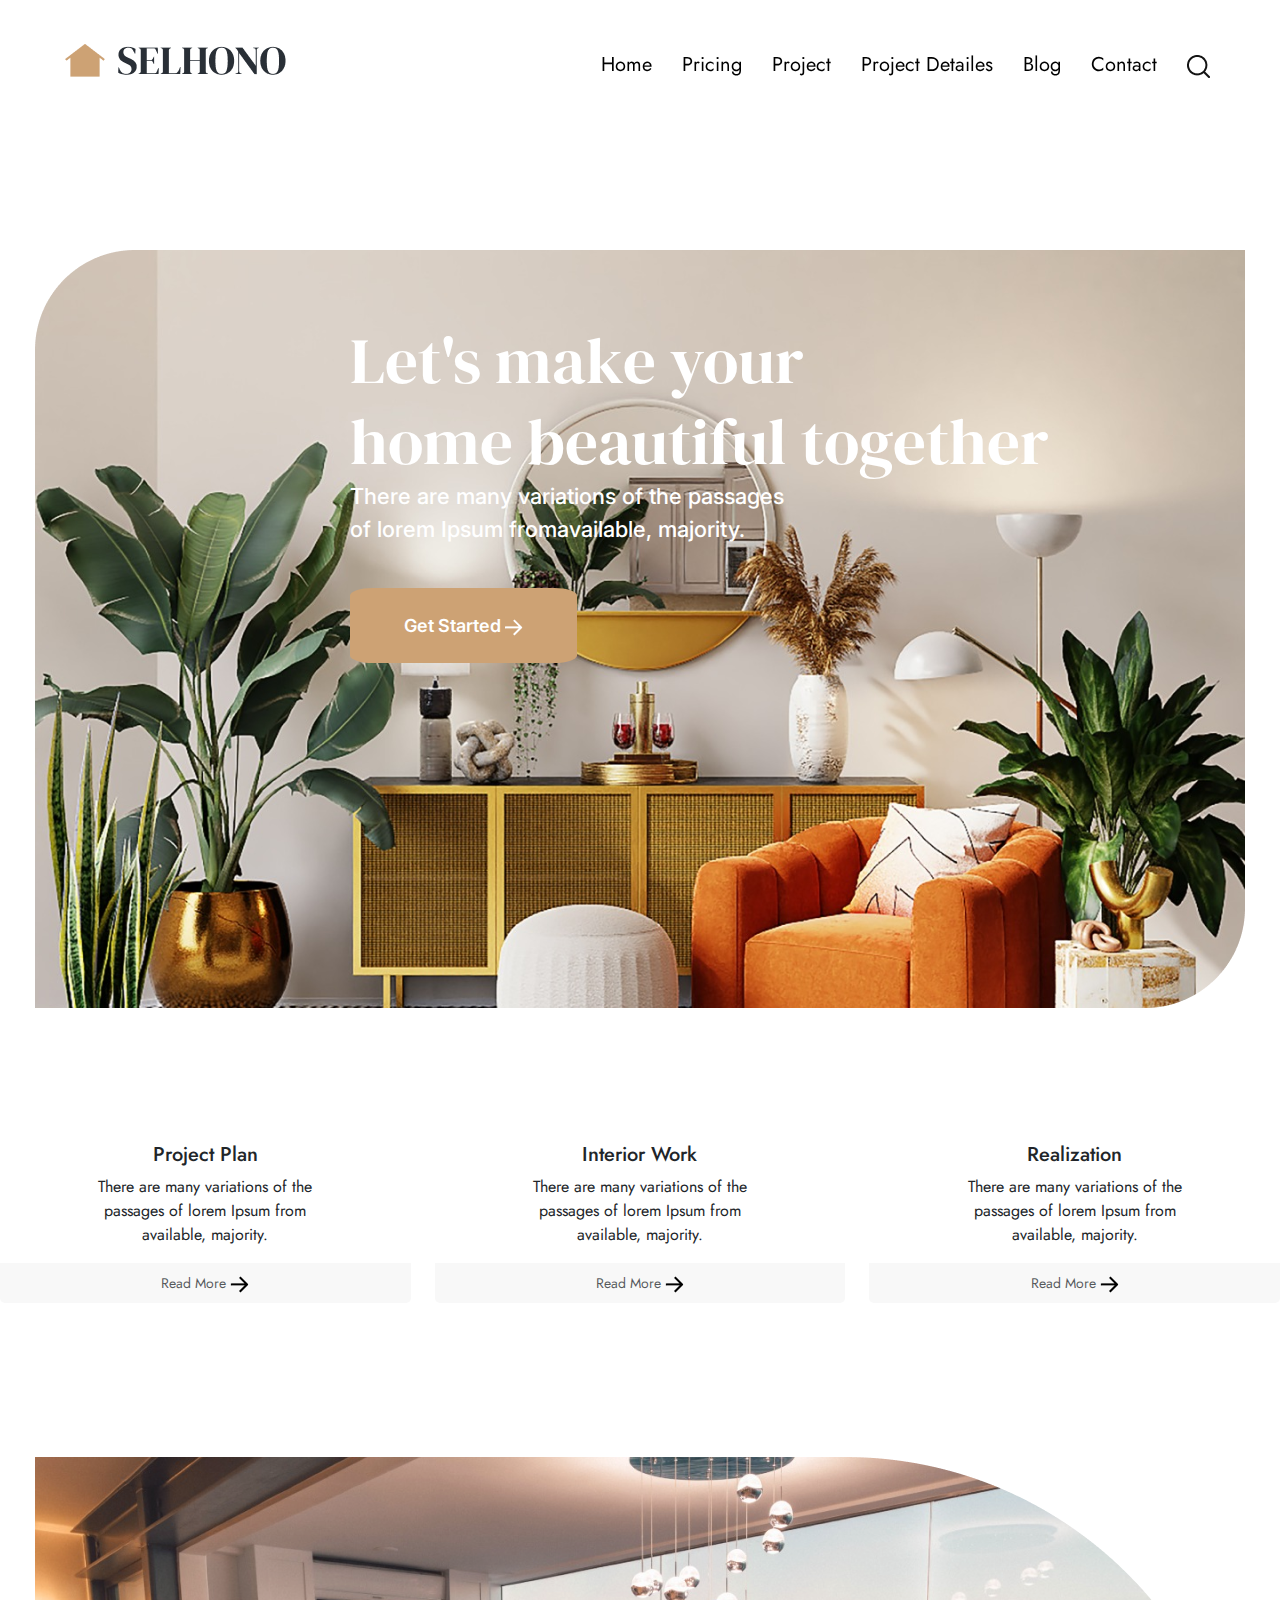
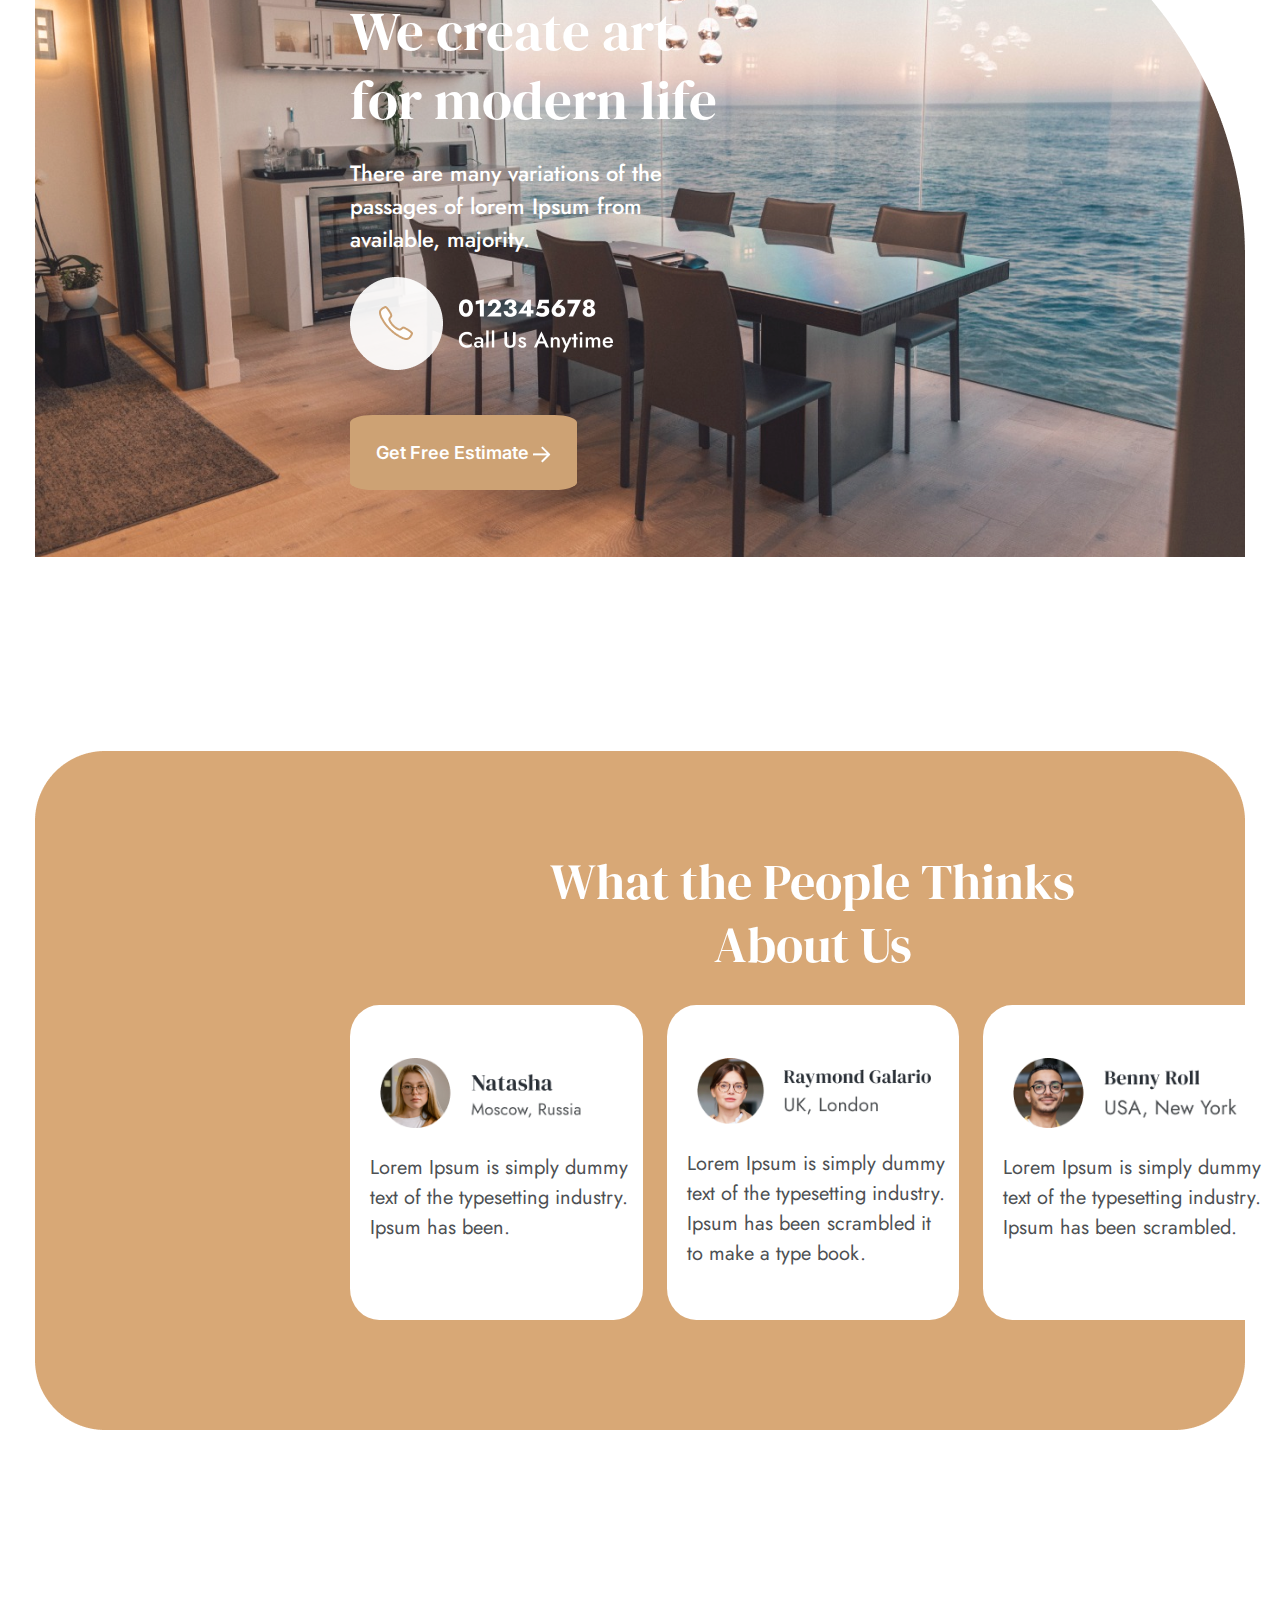
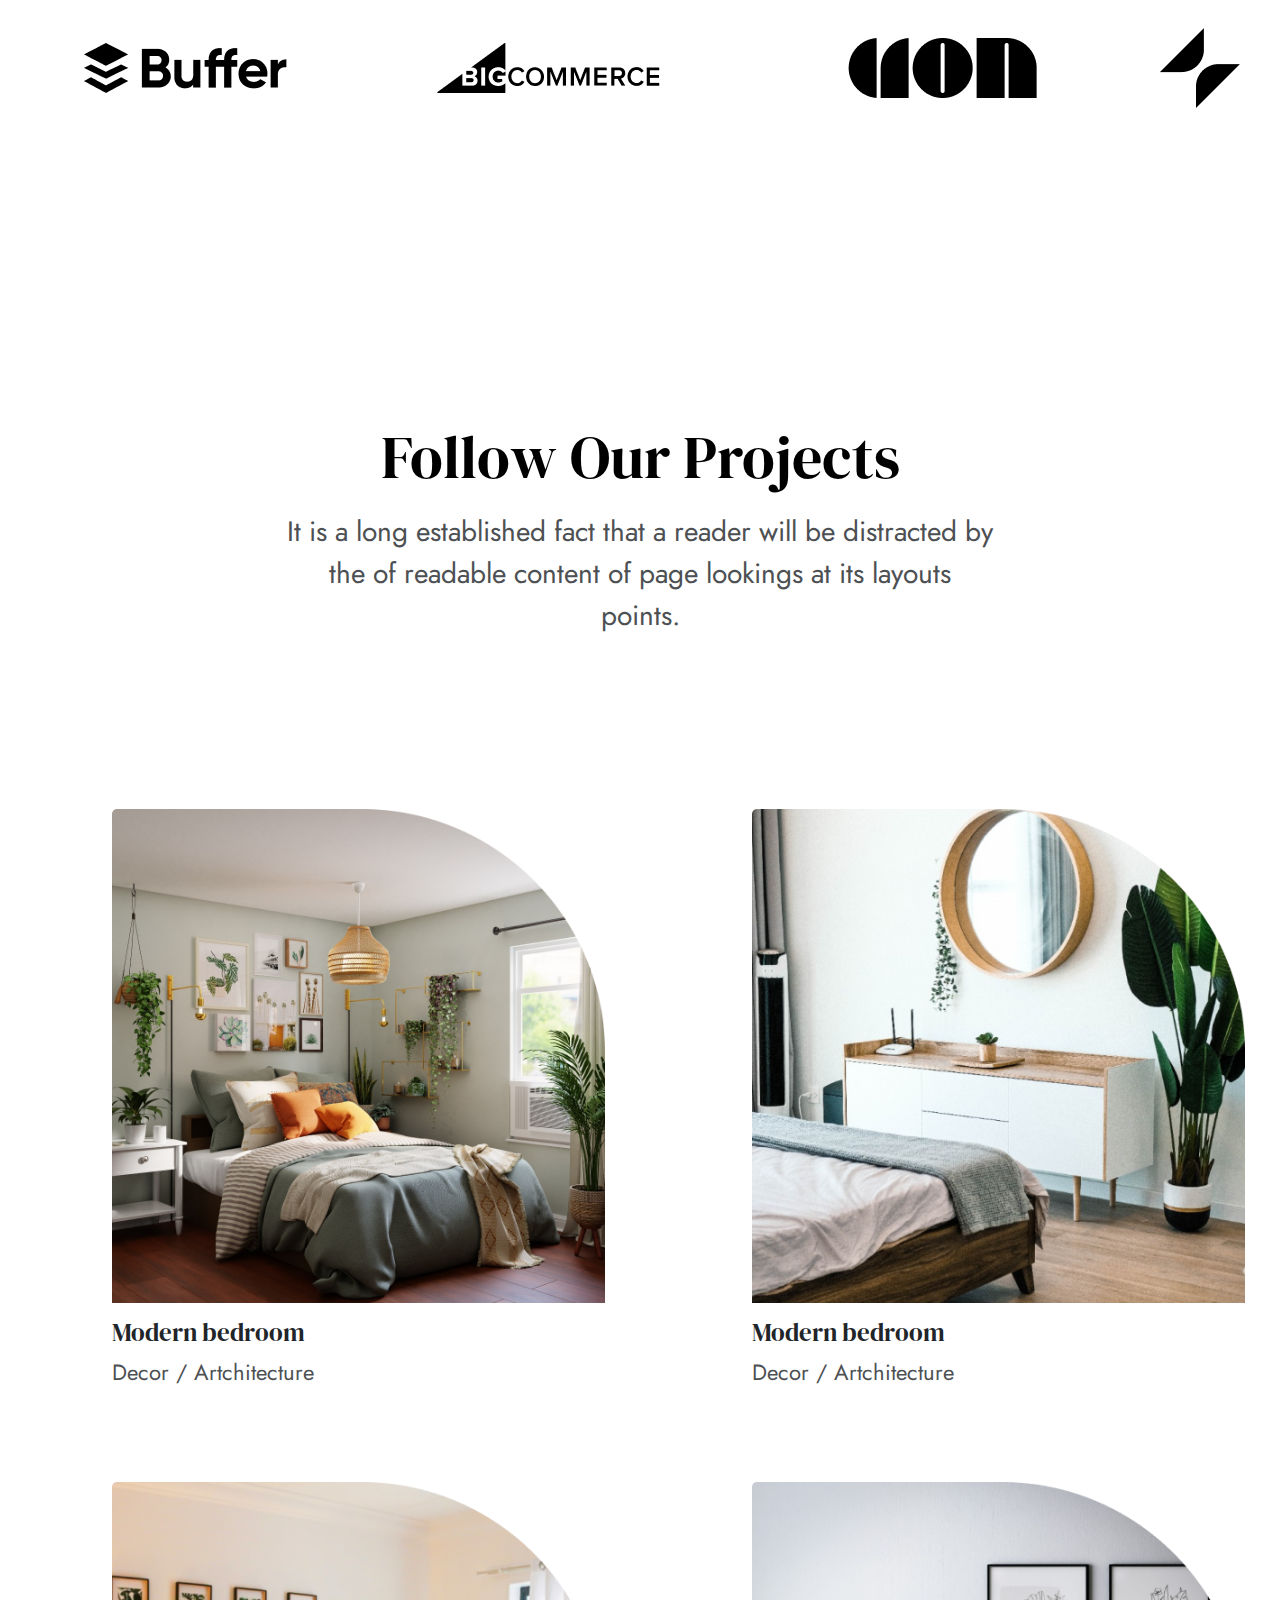
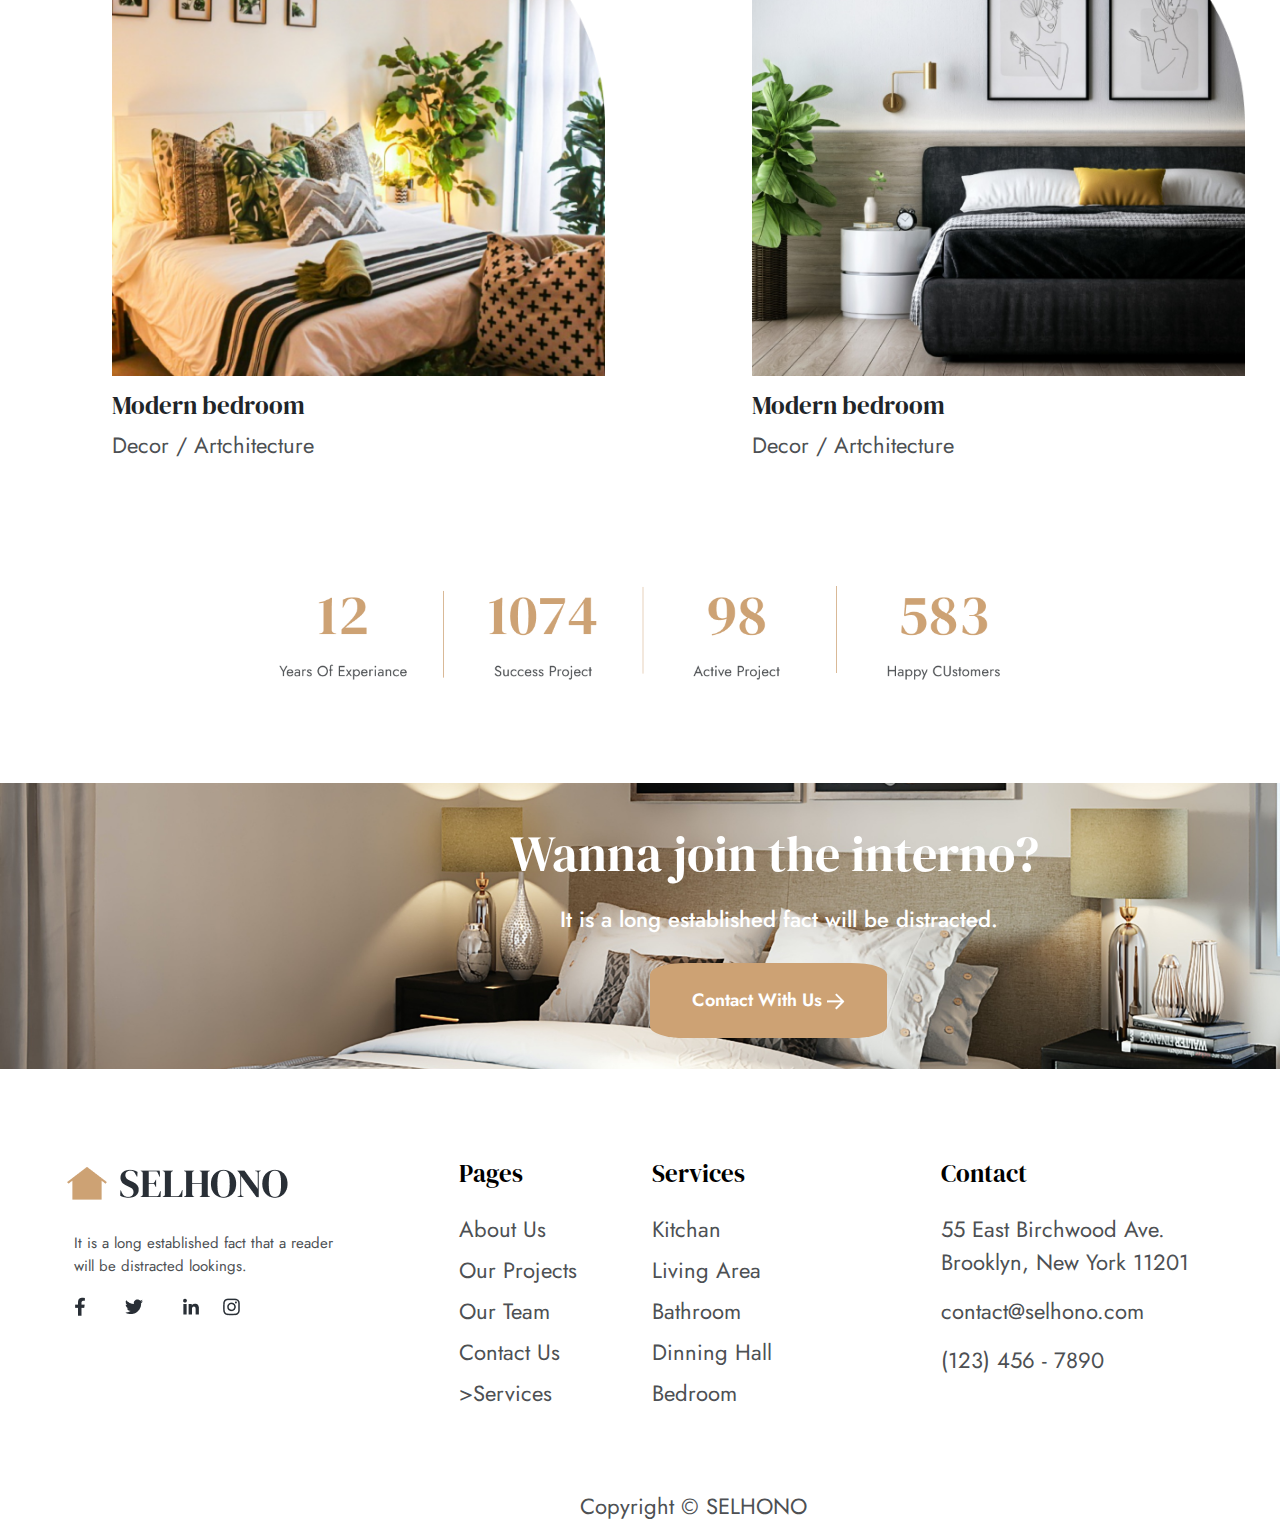
<file: index.html>
<!DOCTYPE html>
<html lang="en">
<head>
    <meta charset="UTF-8">
    <meta name="viewport" content="width=device-width, initial-scale=1.0">
    <title>Site 3</title>
    <link rel="stylesheet" href="https://cdn.jsdelivr.net/npm/bootstrap@5.3.3/dist/css/bootstrap.min.css">
    <link rel="stylesheet" href="assets/css/main.css">
    <link rel="shortcut icon" href="assets/img/free-icon-door-handle-1002303.png" type="image/x-icon">
    <link href="https://fonts.googleapis.com/css2?family=Jost:ital,wght@0,100..900;1,100..900&display=swap" rel="stylesheet">
    <link href="https://fonts.googleapis.com/css2?family=DM+Serif+Display:ital@0;1&family=Jost:ital,wght@0,100..900;1,100..900&display=swap" rel="stylesheet">
    <link href="https://fonts.googleapis.com/css2?family=DM+Serif+Display:ital@0;1&family=Inter:ital,opsz,wght@0,14..32,100..900;1,14..32,100..900&family=Jost:ital,wght@0,100..900;1,100..900&display=swap" rel="stylesheet">
</head>
<body>

    <div class="wrapper">
        <header class="header">
            <div class="container">
                <div class="header__body">

                    <a href="#" class="header__logo">
                        <img src="assets/img/SELHONO.png" alt="">
                    </a>

                    <div class="header__burger">
                        <span></span>
                    </div>

                    <nav class="header__menu">
                        <ul class="header__list">
                            <li class="header_element">
                                <a href="index.html" class="header__link">Home</a>
                            </li>
                            <li>
                                <a href="pricing.html" class="header__link">Pricing</a>
                            </li>
                            <li>
                                <a href="project-main.html" class="header__link">Project</a>
                            </li>
                            <li>
                                <a href="project.html" class="header__link">Project Detailes</a>
                            </li>
                            <li>
                                <a href="blog.html" class="header__link">Blog</a>
                            </li>
                            <li>
                                <a href="contact.html" class="header__link">Contact</a>
                            </li>
                            <li>
                                <a href="#" class="header__link"><img src="assets/img/Vector.png" alt=""></a>
                            </li>
                        </ul>
                    </nav>

                </div>
            </div>

        </header>
    
    
        <main class="main">

            <div class="main-page">
                <p class="main-title">Let's make your <br> home beautiful together</p>
                <p class="bottom-title">There are many variations of the passages <br> of lorem Ipsum fromavailable, majority.</p>
                <div class="menu-button">
                    <button class="button" type="butn">Get Started <img src="assets/img/Strelka.png" alt=""></button>
                </div>
                <img src="assets/img/image-main-page.png" alt="" class="main-img img-fluid">
            </div>
            

            <div class="row row-cols-1 row-cols-md-3 g-4">

                <div class="col">
                  <div class="card h-100">
                    <div class="card-body">
                      <h5 class="card-title">Project Plan</h5>
                      <p class="card-text">There are many variations of the <br> passages of lorem Ipsum from <br> available, majority.</p>
                    </div>
                    <div class="card-footer">
                      <small class="text-muted">Read More <img src="assets/img/strelka-black.png" alt=""></small>
                    </div>
                  </div>
                </div>

                <div class="col">
                  <div class="card h-100">
                    <div class="card-body">
                      <h5 class="card-title">Interior Work</h5>
                      <p class="card-text">There are many variations of the <br> passages of lorem Ipsum from <br> available, majority.</p>
                    </div>
                    <div class="card-footer">
                      <small class="text-muted">Read More <img src="assets/img/strelka-black.png" alt=""></small>
                    </div>
                  </div>
                </div>

                <div class="col">
                  <div class="card h-100">
                    <div class="card-body">
                      <h5 class="card-title">Realization</h5>
                      <p class="card-text">There are many variations of the <br> passages of lorem Ipsum from <br> available, majority.</p>
                    </div>
                    <div class="card-footer">
                      <small class="text-muted">Read More <img src="assets/img/strelka-black.png" alt=""></small>
                    </div>
                  </div>
                </div>

            </div>

            <div class="window">

                <p class="window-title">We create art <br> for modern life</p>
                <p class="bottom-window-title">There are many variations of the <br> passages of lorem Ipsum from <br> available, majority.</p>
                <img src="assets/img/Call.png" alt="" class="window-call">
                <div class="window-button">
                    <button class="button" type="butn">Get Free Estimate <img src="assets/img/Strelka.png" alt=""></button>
                </div>
                <img src="assets/img/Frame 2.png" alt="" class="frame-window img-fluid">

            </div>

            <div class="feedback">
                <p class="feedback-title">What the People Thinks <br> About Us</p>

                <div class="row row-cols-1 row-cols-md-3 g-4 feedback-cards">

                    <div class="card-russia col">
                      <div class="card h-100">
                        <img src="assets/img/Person.png" class="card-img-top" alt="...">
                        <div class="feedback-card-body">
                          <p class="feedback-card-text">Lorem Ipsum is simply dummy <br> text of the typesetting industry. <br> Ipsum has been.</p>
                        </div>
                      </div>
                    </div>

                    <div class="card-uk col">
                      <div class="card h-100">
                        <img src="assets/img/Person (1).png" class="card-img-top" alt="...">
                        <div class="feedback-card-body">
                          <p class="feedback-card-text">Lorem Ipsum is simply dummy <br>
                            text of the typesetting industry. <br>
                            Ipsum has been scrambled it <br>
                            to make a type book.</p>
                        </div>
                      </div>
                    </div>

                    <div class="card-usa col">
                      <div class="card h-100">
                        <img src="assets/img/Person (2).png" class="card-img-top" alt="...">
                        <div class="feedback-card-body">
                          <p class="feedback-card-text">Lorem Ipsum is simply dummy <br>
                            text of the typesetting industry. <br>
                            Ipsum has been scrambled.</p>
                        </div>
                      </div>
                    </div>

                </div>

                <img src="assets/img/Background.png" alt="" class="feedback-background img-fluid">
            </div>

            <img src="assets/img/Frame 3.png" alt="" class="commersion img-fluid">

            <div class="content">

                <div class="text-block">
                    <p class="content-title">Follow Our Projects</p>
                    <p class="content-bottom">It is a long established fact that a reader will be distracted by <br> the of readable content of page lookings at its layouts <br> points.</p>
                </div>

                <div class="row row-cols-1 row-cols-md-2 g-4 content-cards">

                    <div class="col content-card">
                      <div class="card">
                        <img src="assets/img/Rectangle 4.png" class="card-img-top img-fluid" alt="...">
                        <div class="content-card-body">
                          <h5 class="content-card-title">Modern bedroom</h5>
                          <p class="content-card-text">Decor / Artchitecture</p>
                        </div>
                      </div>
                    </div>

                    <div class="col content-card">
                      <div class="card">
                        <img src="assets/img/Rectangle 5.png" class="card-img-top img-fluid" alt="...">
                        <div class="content-card-body">
                          <h5 class="content-card-title">Modern bedroom</h5>
                          <p class="content-card-text">Decor / Artchitecture</p>
                        </div>
                      </div>
                    </div>

                    <div class="col content-card">
                      <div class="card">
                        <img src="assets/img/Rectangle 6.png" class="card-img-top img-fluid" alt="...">
                        <div class="content-card-body">
                          <h5 class="content-card-title">Modern bedroom</h5>
                          <p class="content-card-text">Decor / Artchitecture</p>
                        </div>
                      </div>
                    </div>

                    <div class="col content-card">
                      <div class="card">
                        <img src="assets/img/Rectangle 7.png" class="card-img-top img-fluid" alt="...">
                        <div class="content-card-body">
                          <h5 class="content-card-title">Modern bedroom</h5>
                          <p class="content-card-text">Decor / Artchitecture</p>
                        </div>
                      </div>
                    </div>

                </div>

            </div>

            <img src="assets/img/Counter.png" alt="" class="counter img-fluid">

            <div class="contact-us">

              <p class="contact-title">Wanna join the interno?</p>
              <p class="contact-text">It is a long established fact  will be distracted.</p>
              <div class="contact-us-button">
                <button class="contact-button" type="butn">Contact With Us <img src="assets/img/Strelka.png" alt=""></button>
              </div>
              <img src="assets/img/Rectangle 10.png" alt="" class="contact-us-img img-fluid">

            </div>
        </main>
    </div>


    <footer class="text-center text-lg-start footer">

      <div class="container p-4">

        <div class="row my-4">

          <div class="col-lg-4 col-md-6 mb-4 mb-md-0">
  
            <div class="d-flex mb-4 mx-auto">
              <img src="assets/img/SELHONO.png" height="70" alt="" class="footer-logo  img-fluid">
            </div>
  
            <p class="footer-text">It is a long established fact that a reader <br> will be distracted lookings.</p>
  
            <ul class="list-unstyled d-flex flex-row footer-icons">

              <li>
                <a class="text-white px-3" href="#!">
                  <img src="assets/img/facebook.png" alt="">
                </a>
              </li>
              <li>
                <a class="text-white px-4" href="#!">
                  <img src="assets/img/twitter.png" alt="">
                </a>
              </li>
              <li>
                <a class="text-white ps-3" href="#!">
                  <img src="assets/img/in.png" alt="">
                </a>
              </li>
              <li>
                <a class="text-white ps-4" href="#!">
                  <img src="assets/img/instagram.png" alt="">
                </a>
              </li>

            </ul>
  
          </div>

          <div class="col-lg-2 col-md-6 mb-4 mb-md-0">
            <h5 class="footer-title mb-4">Pages</h5>
  
            <ul class="list-unstyled">

              <li class="mb-2">
                <a href="#!" class="text-footer">About Us</a>
              </li>
              <li class="mb-2">
                <a href="#!" class="text-footer">Our Projects</a>
              </li>
              <li class="mb-2">
                <a href="#!" class="text-footer">Our Team</a>
              </li>
              <li class="mb-2">
                <a href="#!" class="text-footer">Contact Us</a>
              </li>
              <li class="mb-2">
                <a href="#!" class="text-footer">>Services</a>
              </li>

            </ul>
          </div>
  
          <div class="col-lg-3 col-md-6 mb-4 mb-md-0">
            <h5 class="footer-title mb-4">Services</h5>
  
            <ul class="list-unstyled">

              <li class="mb-2">
                <a href="#!" class="text-footer">Kitchan</a>
              </li>
              <li class="mb-2">
                <a href="#!" class="text-footer">Living Area</a>
              </li>
              <li class="mb-2">
                <a href="#!" class="text-footer">Bathroom</a>
              </li>
              <li class="mb-2">
                <a href="#!" class="text-footer">Dinning Hall</a>
              </li>
              <li class="mb-2">
                <a href="#!" class="text-footer">Bedroom</a>
              </li>

            </ul>
          </div>

          <div class="col-lg-3 col-md-6 mb-4 mb-md-0">
            <h5 class="footer-title mb-4">Contact</h5>
  
            <ul class="list-unstyled">
              <li>
                <p class="text-footer">55 East Birchwood Ave. Brooklyn, New York 11201 </p>
              </li>
              <li>
                <p class="text-footer">contact@selhono.com</p>
              </li>
              <li>
                <p class="text-footer">(123) 456 - 7890</p>
              </li>
            </ul>
          </div>
          <!--Grid column-->
        </div>
        <!--Grid row-->
      </div>
      <!-- Grid container -->
  
      <!-- Copyright -->
      <div class="text-center p-3 bottom-text-footer">
        Copyright © SELHONO 
        <a class="text-white" href="https://mdbootstrap.com/">MDBootstrap.com</a>
      </div>
      <!-- Copyright -->
    </footer>







    <script src="https://cdn.jsdelivr.net/npm/bootstrap@5.3.3/dist/js/bootstrap.bundle.min.js"></script>
    <script src="assets/js/main.js"></script>
</body>
</html>
</file>
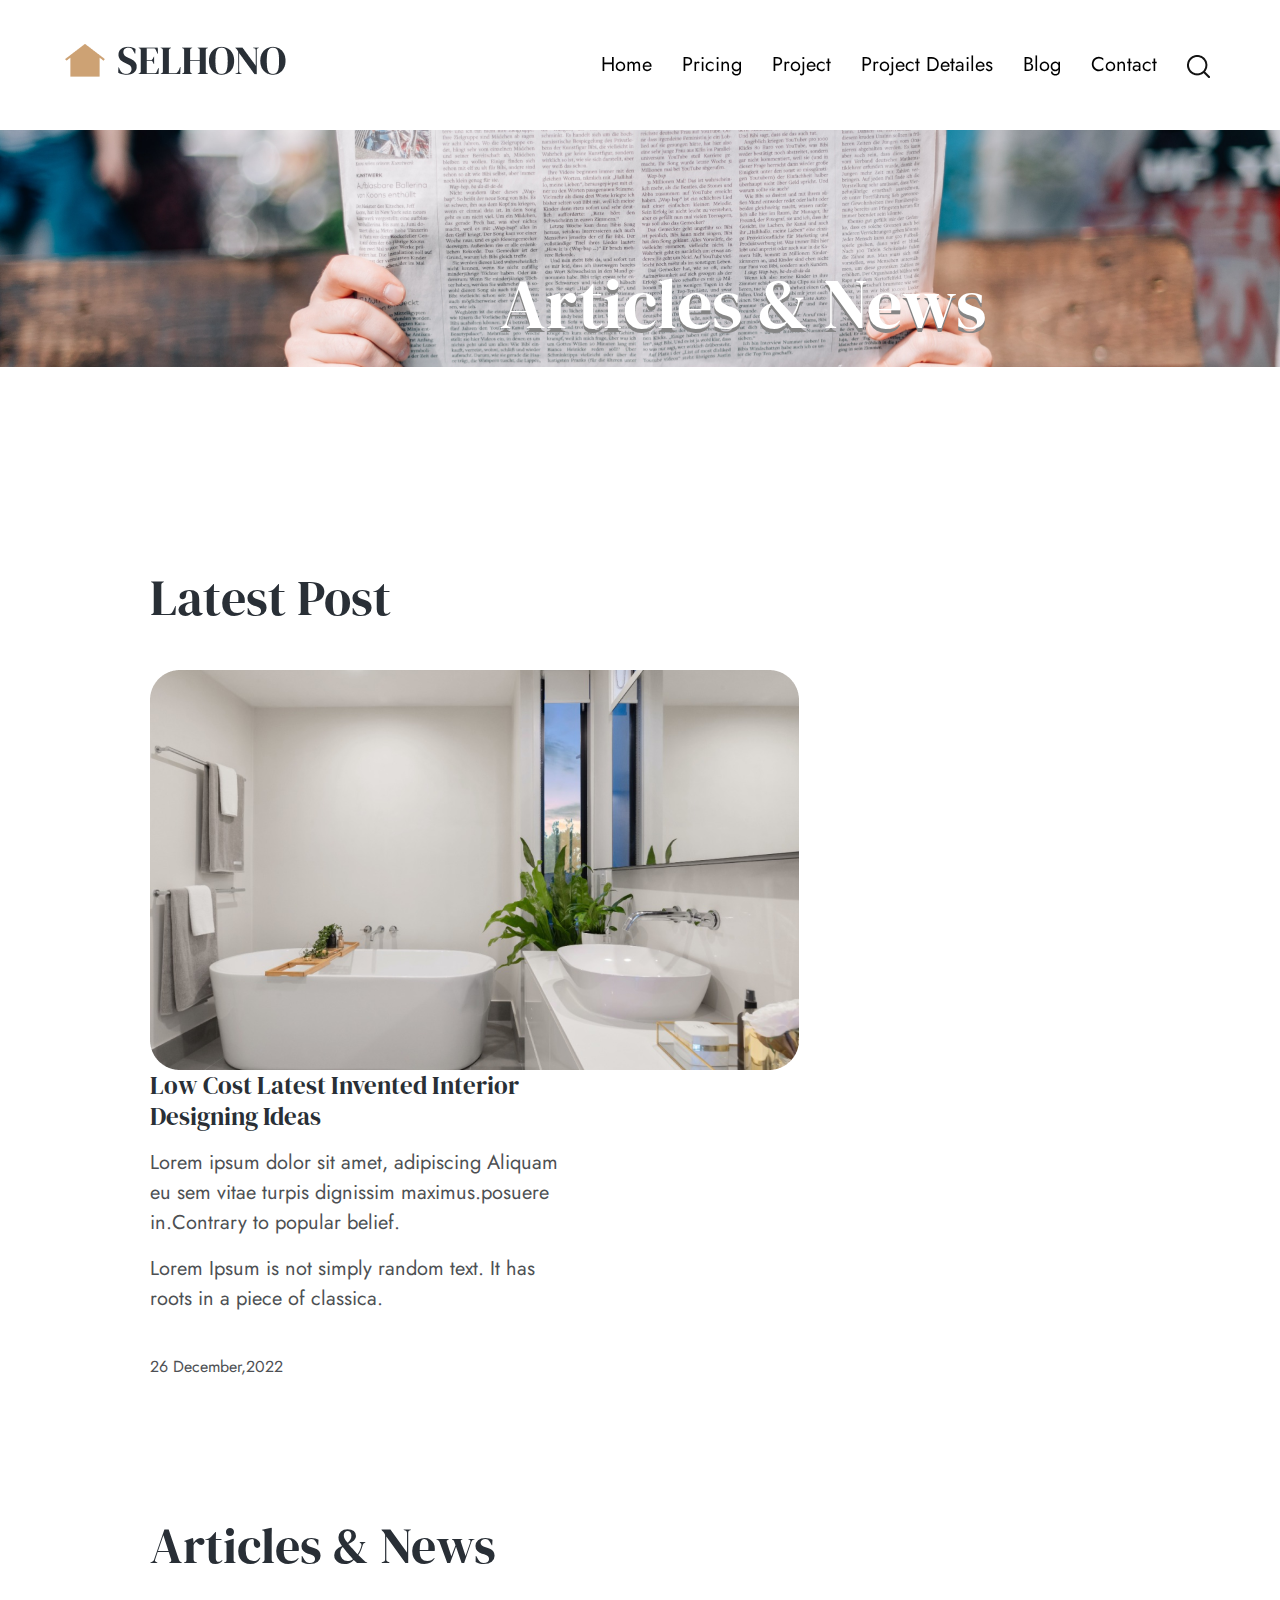
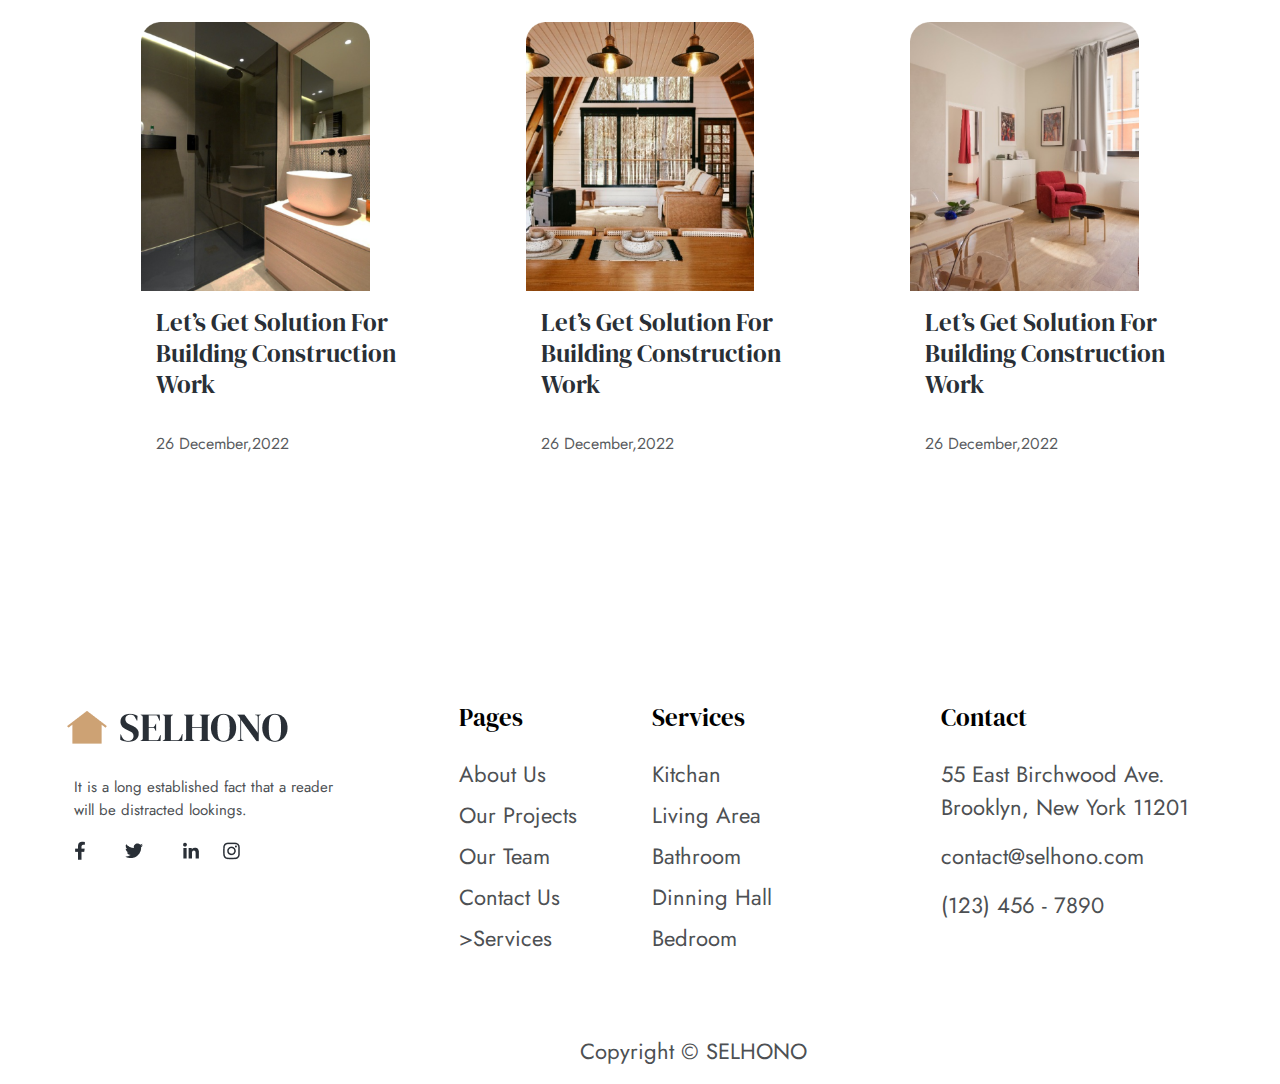
<file: blog.html>
<!DOCTYPE html>
<html lang="en">
<head>
    <meta charset="UTF-8">
    <meta name="viewport" content="width=device-width, initial-scale=1.0">
    <title>Blog</title>
    <link rel="stylesheet" href="https://cdn.jsdelivr.net/npm/bootstrap@5.3.3/dist/css/bootstrap.min.css">
    <link rel="stylesheet" href="assets/css/blog.css">
    <link rel="shortcut icon" href="assets/img/free-icon-door-handle-1002303.png" type="image/x-icon">
    <link href="https://fonts.googleapis.com/css2?family=Jost:ital,wght@0,100..900;1,100..900&display=swap" rel="stylesheet">
    <link href="https://fonts.googleapis.com/css2?family=DM+Serif+Display:ital@0;1&family=Jost:ital,wght@0,100..900;1,100..900&display=swap" rel="stylesheet">
    <link href="https://fonts.googleapis.com/css2?family=DM+Serif+Display:ital@0;1&family=Inter:ital,opsz,wght@0,14..32,100..900;1,14..32,100..900&family=Jost:ital,wght@0,100..900;1,100..900&display=swap" rel="stylesheet">
</head>
<body>

    <div class="wrapper">
        <header class="header">
            <div class="container">
                <div class="header__body">

                    <a href="#" class="header__logo">
                        <img src="assets/img/SELHONO.png" alt="">
                    </a>

                    <div class="header__burger">
                        <span></span>
                    </div>

                    <nav class="header__menu">
                        <ul class="header__list">
                            <li class="header_element">
                                <a href="index.html" class="header__link">Home</a>
                            </li>
                            <li>
                                <a href="pricing.html" class="header__link">Pricing</a>
                            </li>
                            <li>
                                <a href="project-main.html" class="header__link">Project</a>
                            </li>
                            <li>
                                <a href="project.html" class="header__link">Project Detailes</a>
                            </li>
                            <li>
                                <a href="blog.html" class="header__link">Blog</a>
                            </li>
                            <li>
                                <a href="contact.html" class="header__link">Contact</a>
                            </li>
                            <li>
                                <a href="#" class="header__link"><img src="assets/img/Vector.png" alt=""></a>
                            </li>
                        </ul>
                    </nav>

                </div>
            </div>

        </header>

        <main class="main">

            <div class="main-page">
                <p class="main-title">Articles & News</p>
                <img src="assets/img/blog.png" alt="" class="main-img img-fluid">
            </div>

            <div class="post-card">
                <p class="title">Latest Post</p>
                <div class="content">
                    <img src="assets/img/Rectangle 34.png" alt="" class="content-img img-fluid">
                    <div class="content-text">
                        <p class="content-title">Low Cost Latest Invented Interior <br> Designing Ideas</p>
                        <p class="content-bottom">Lorem ipsum dolor sit amet, adipiscing Aliquam <br> eu sem vitae turpis dignissim maximus.posuere <br> in.Contrary to popular belief.</p>
                        <p class="content-bottom-two">Lorem Ipsum is not simply random text. It has <br> roots in a piece of classica.</p>
                        <p class="content-small">26 December,2022</p>
                    </div>
                </div>
            </div>

            <div class="post-cards">
                <p class="title article-title">Articles & News</p>

                <div class="row row-cols-1 row-cols-md-3 g-1 card-variants">

                    <div class="col card-bath">
                      <div class="card h-90">
                        <img src="assets/img/Rectangle 35.png" class="card-img-top img-fluid" alt="...">
                        <div class="card-body">
                          <h5 class="card-title">Let’s Get Solution For <br> Building Construction <br> Work</h5>
                        </div>
                        <div class="card-footer">
                          <small class="text-muted">26 December,2022 </small>
                        </div>
                      </div>
                    </div>

                    <div class="col card-house">
                      <div class="card h-90">
                        <img src="assets/img/Rectangle 36.png" class="card-img-top img-fluid" alt="...">
                        <div class="card-body">
                          <h5 class="card-title">Let’s Get Solution For <br> Building Construction <br> Work</h5>
                        </div>
                        <div class="card-footer">
                          <small class="text-muted">26 December,2022 </small>
                        </div>
                      </div>
                    </div>

                    <div class="col card-apartment">
                      <div class="card h-90">
                        <img src="assets/img/Rectangle 37.png" class="card-img-top img-fluid" alt="...">
                        <div class="card-body">
                          <h5 class="card-title">Let’s Get Solution For <br> Building Construction <br> Work</h5>
                        </div>
                        <div class="card-footer">
                          <small class="text-muted">26 December,2022 </small>
                        </div>
                      </div>
                    </div>

                </div>

            </div>

            


        </main>

    </div>

    <footer class="text-center text-lg-start footer">

        <div class="container p-4">
  
          <div class="row my-4">
  
            <div class="col-lg-4 col-md-6 mb-4 mb-md-0">
    
              <div class="d-flex mb-4 mx-auto">
                <img src="assets/img/SELHONO.png" height="70" alt="" class="footer-logo  img-fluid"/>
              </div>
    
              <p class="footer-text">It is a long established fact that a reader <br> will be distracted lookings.</p>
    
              <ul class="list-unstyled d-flex flex-row footer-icons">
  
                <li>
                  <a class="text-white px-3" href="#!">
                    <img src="assets/img/facebook.png" alt="">
                  </a>
                </li>
                <li>
                  <a class="text-white px-4" href="#!">
                    <img src="assets/img/twitter.png" alt="">
                  </a>
                </li>
                <li>
                  <a class="text-white ps-3" href="#!">
                    <img src="assets/img/in.png" alt="">
                  </a>
                </li>
                <li>
                  <a class="text-white ps-4" href="#!">
                    <img src="assets/img/instagram.png" alt="">
                  </a>
                </li>
  
              </ul>
    
            </div>
  
            <div class="col-lg-2 col-md-6 mb-4 mb-md-0">
              <h5 class="footer-title mb-4">Pages</h5>
    
              <ul class="list-unstyled">
  
                <li class="mb-2">
                  <a href="#!" class="text-footer">About Us</a>
                </li>
                <li class="mb-2">
                  <a href="#!" class="text-footer">Our Projects</a>
                </li>
                <li class="mb-2">
                  <a href="#!" class="text-footer">Our Team</a>
                </li>
                <li class="mb-2">
                  <a href="#!" class="text-footer">Contact Us</a>
                </li>
                <li class="mb-2">
                  <a href="#!" class="text-footer">>Services</a>
                </li>
  
              </ul>
            </div>
    
            <div class="col-lg-3 col-md-6 mb-4 mb-md-0">
              <h5 class="footer-title mb-4">Services</h5>
    
              <ul class="list-unstyled">
  
                <li class="mb-2">
                  <a href="#!" class="text-footer">Kitchan</a>
                </li>
                <li class="mb-2">
                  <a href="#!" class="text-footer">Living Area</a>
                </li>
                <li class="mb-2">
                  <a href="#!" class="text-footer">Bathroom</a>
                </li>
                <li class="mb-2">
                  <a href="#!" class="text-footer">Dinning Hall</a>
                </li>
                <li class="mb-2">
                  <a href="#!" class="text-footer">Bedroom</a>
                </li>
  
              </ul>
            </div>
  
            <div class="col-lg-3 col-md-6 mb-4 mb-md-0">
              <h5 class="footer-title mb-4">Contact</h5>
    
              <ul class="list-unstyled">
                <li>
                  <p class="text-footer">55 East Birchwood Ave. Brooklyn, New York 11201 </p>
                </li>
                <li>
                  <p class="text-footer">contact@selhono.com</p>
                </li>
                <li>
                  <p class="text-footer">(123) 456 - 7890</p>
                </li>
              </ul>
            </div>
            <!--Grid column-->
          </div>
          <!--Grid row-->
        </div>
        <!-- Grid container -->
    
        <!-- Copyright -->
        <div class="text-center p-3 bottom-text-footer">
          Copyright © SELHONO 
          <a class="text-white" href="https://mdbootstrap.com/">MDBootstrap.com</a>
        </div>
        <!-- Copyright -->
      </footer>




    <script src="https://cdn.jsdelivr.net/npm/bootstrap@5.3.3/dist/js/bootstrap.bundle.min.js"></script>
    <script src="assets/js/main.js"></script>


    
</body>
</html>
</file>
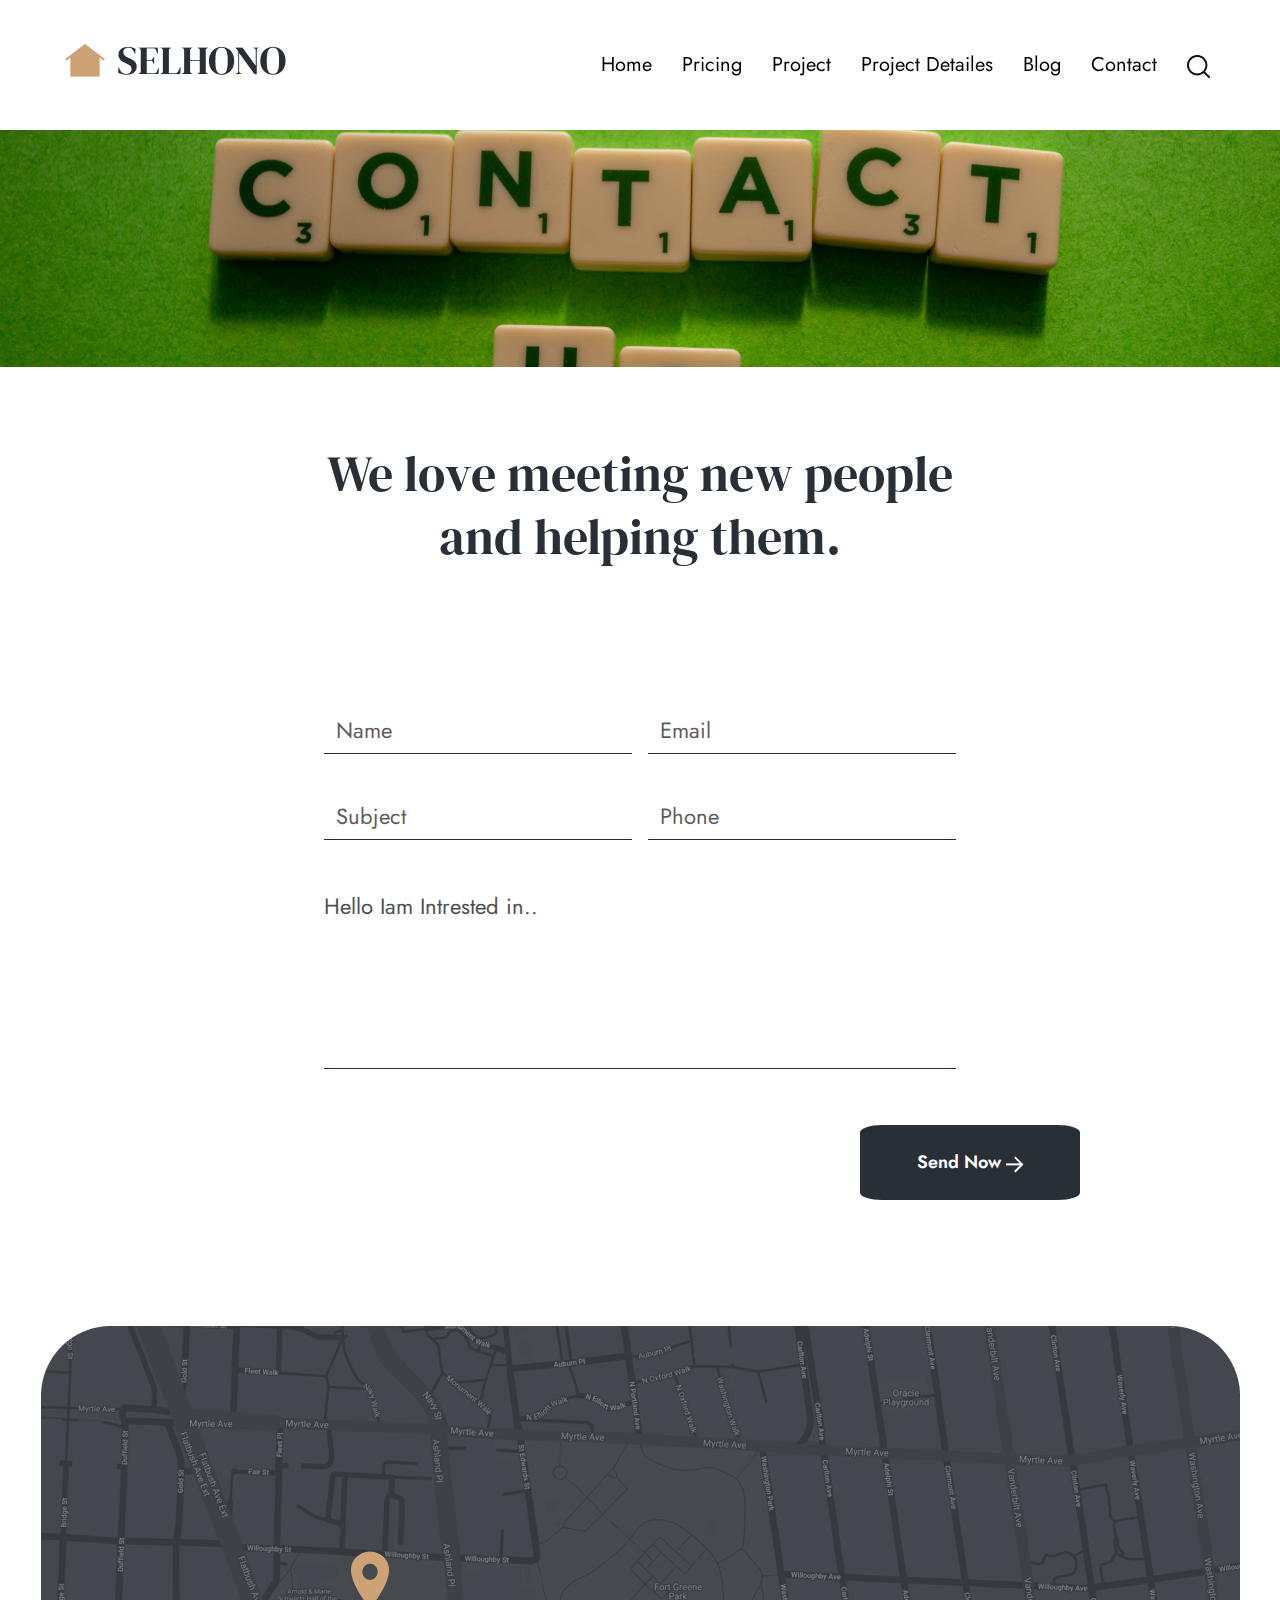
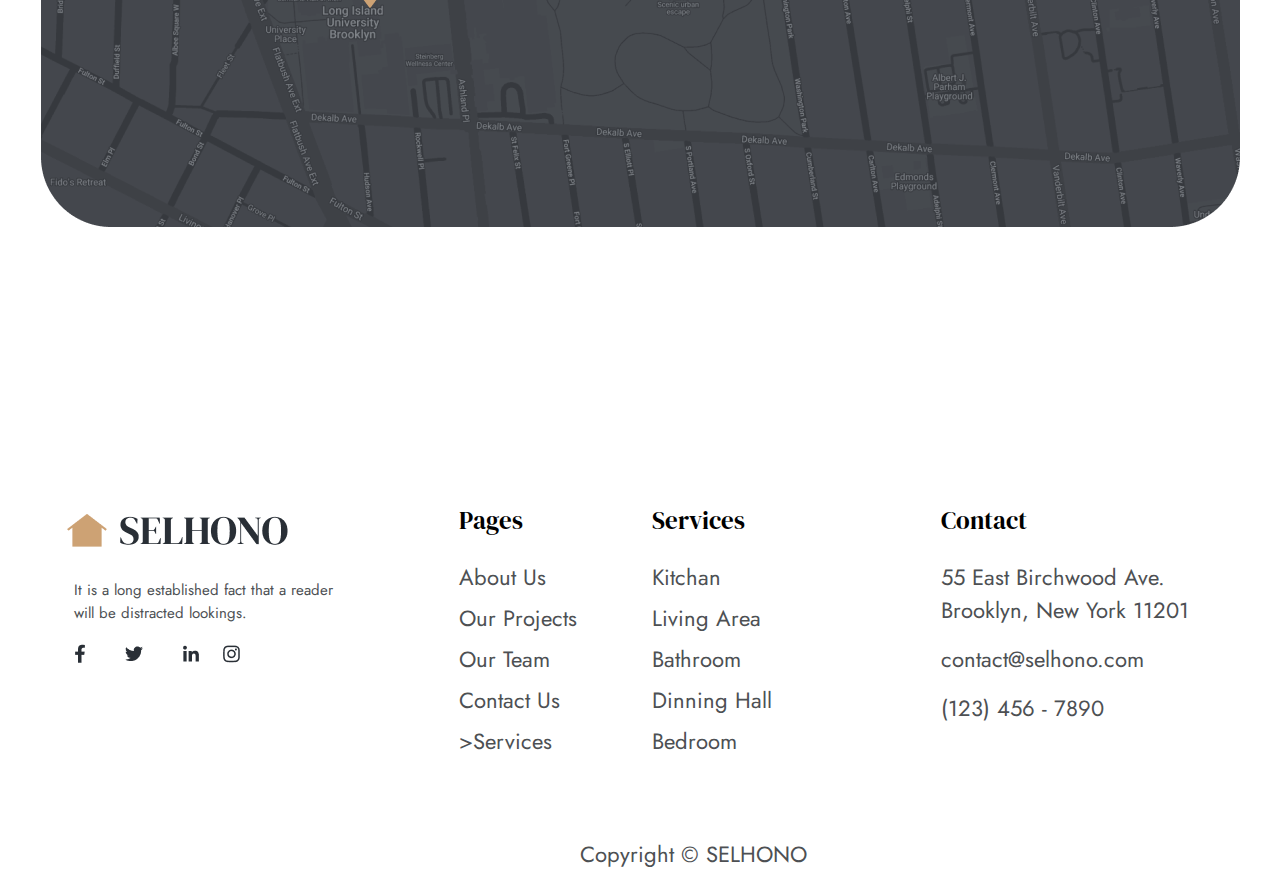
<file: contact.html>
<!DOCTYPE html>
<html lang="en">
<head>
    <meta charset="UTF-8">
    <meta name="viewport" content="width=device-width, initial-scale=1.0">
    <title>Contact</title>
    <link rel="stylesheet" href="https://cdn.jsdelivr.net/npm/bootstrap@5.3.3/dist/css/bootstrap.min.css">
    <link rel="stylesheet" href="assets/css/contact.css">
    <link rel="shortcut icon" href="assets/img/free-icon-door-handle-1002303.png" type="image/x-icon">
    <link href="https://fonts.googleapis.com/css2?family=Jost:ital,wght@0,100..900;1,100..900&display=swap" rel="stylesheet">
    <link href="https://fonts.googleapis.com/css2?family=DM+Serif+Display:ital@0;1&family=Jost:ital,wght@0,100..900;1,100..900&display=swap" rel="stylesheet">
    <link href="https://fonts.googleapis.com/css2?family=DM+Serif+Display:ital@0;1&family=Inter:ital,opsz,wght@0,14..32,100..900;1,14..32,100..900&family=Jost:ital,wght@0,100..900;1,100..900&display=swap" rel="stylesheet">
</head>
<body>

    <div class="wrapper">
        <header class="header">
            <div class="container">
                <div class="header__body">

                    <a href="#" class="header__logo">
                        <img src="assets/img/SELHONO.png" alt="">
                    </a>

                    <div class="header__burger">
                        <span></span>
                    </div>

                    <nav class="header__menu">
                        <ul class="header__list">
                            <li class="header_element">
                                <a href="index.html" class="header__link">Home</a>
                            </li>
                            <li>
                                <a href="pricing.html" class="header__link">Pricing</a>
                            </li>
                            <li>
                                <a href="project-main.html" class="header__link">Project</a>
                            </li>
                            <li>
                                <a href="project.html" class="header__link">Project Detailes</a>
                            </li>
                            <li>
                                <a href="blog.html" class="header__link">Blog</a>
                            </li>
                            <li>
                                <a href="contact.html" class="header__link">Contact</a>
                            </li>
                            <li>
                                <a href="#" class="header__link"><img src="assets/img/Vector.png" alt=""></a>
                            </li>
                        </ul>
                    </nav>

                </div>
            </div>

        </header>

        <main class="main">

            <div class="main-page">
                <img src="assets/img/contact.png" alt="" class="main-img img-fluid">
            </div>

            <div class="form">
                <p class="form-title">We love meeting new people <br> and helping them.</p>

                <form class="row g-3">

                    <div class="col-md-3"></div>

                    <div class="col-md-3">
                      <label for="validationDefault01" class="form-label"></label>
                      <input type="text" class="form-control form-control-s" id="validationDefault01" placeholder="Name" required>
                    </div>

                    <div class="col-md-3">
                      <label for="validationDefault02" class="form-label"></label>
                      <input type="text" class="form-control form-control-s" id="validationDefault02" placeholder="Email" required>
                    </div>

                    <div class="col-md-3"></div>

                    <div class="col-md-3"></div>

                    <div class="col-md-3">
                        <label for="validationDefault02" class="form-label"></label>
                        <input type="text" class="form-control form-control-s" id="validationDefault02" placeholder="Subject" required>
                    </div>
  
                    <div class="col-md-3">
                        <label for="validationDefault02" class="form-label"></label>
                        <input type="text" class="form-control form-control-s" id="validationDefault02" placeholder="Phone" required>
                    </div>

                    <div class="col-md-3"></div>

                    <div class="col-md-6 long-form">
                        <label for="validationDefault02" class="form-label title-label">Hello Iam Intrested in..</label>
                        <input type="text" class="form-control form-control-s" id="validationDefault02" required>
                    </div>

                    <div class="form-button">
                      <button class="btn button-form" type="submit">Send Now <img src="assets/img/Strelka.png" alt=""></button>
                    </div>
                  </form>

            </div>

            <img src="assets/img/Map.png" alt="" class="map img-fluid">

        </main>

    </div>

    <footer class="text-center text-lg-start footer">

        <div class="container p-4">
  
          <div class="row my-4">
  
            <div class="col-lg-4 col-md-6 mb-4 mb-md-0">
    
              <div class="d-flex mb-4 mx-auto">
                <img src="assets/img/SELHONO.png" height="70" alt="" class="footer-logo  img-fluid"/>
              </div>
    
              <p class="footer-text">It is a long established fact that a reader <br> will be distracted lookings.</p>
    
              <ul class="list-unstyled d-flex flex-row footer-icons">
  
                <li>
                  <a class="text-white px-3" href="#!">
                    <img src="assets/img/facebook.png" alt="">
                  </a>
                </li>
                <li>
                  <a class="text-white px-4" href="#!">
                    <img src="assets/img/twitter.png" alt="">
                  </a>
                </li>
                <li>
                  <a class="text-white ps-3" href="#!">
                    <img src="assets/img/in.png" alt="">
                  </a>
                </li>
                <li>
                  <a class="text-white ps-4" href="#!">
                    <img src="assets/img/instagram.png" alt="">
                  </a>
                </li>
  
              </ul>
    
            </div>
  
            <div class="col-lg-2 col-md-6 mb-4 mb-md-0">
              <h5 class="footer-title mb-4">Pages</h5>
    
              <ul class="list-unstyled">
  
                <li class="mb-2">
                  <a href="#!" class="text-footer">About Us</a>
                </li>
                <li class="mb-2">
                  <a href="#!" class="text-footer">Our Projects</a>
                </li>
                <li class="mb-2">
                  <a href="#!" class="text-footer">Our Team</a>
                </li>
                <li class="mb-2">
                  <a href="#!" class="text-footer">Contact Us</a>
                </li>
                <li class="mb-2">
                  <a href="#!" class="text-footer">>Services</a>
                </li>
  
              </ul>
            </div>
    
            <div class="col-lg-3 col-md-6 mb-4 mb-md-0">
              <h5 class="footer-title mb-4">Services</h5>
    
              <ul class="list-unstyled">
  
                <li class="mb-2">
                  <a href="#!" class="text-footer">Kitchan</a>
                </li>
                <li class="mb-2">
                  <a href="#!" class="text-footer">Living Area</a>
                </li>
                <li class="mb-2">
                  <a href="#!" class="text-footer">Bathroom</a>
                </li>
                <li class="mb-2">
                  <a href="#!" class="text-footer">Dinning Hall</a>
                </li>
                <li class="mb-2">
                  <a href="#!" class="text-footer">Bedroom</a>
                </li>
  
              </ul>
            </div>
  
            <div class="col-lg-3 col-md-6 mb-4 mb-md-0">
              <h5 class="footer-title mb-4">Contact</h5>
    
              <ul class="list-unstyled">
                <li>
                  <p class="text-footer">55 East Birchwood Ave. Brooklyn, New York 11201 </p>
                </li>
                <li>
                  <p class="text-footer">contact@selhono.com</p>
                </li>
                <li>
                  <p class="text-footer">(123) 456 - 7890</p>
                </li>
              </ul>
            </div>
            <!--Grid column-->
          </div>
          <!--Grid row-->
        </div>
        <!-- Grid container -->
    
        <!-- Copyright -->
        <div class="text-center p-3 bottom-text-footer">
          Copyright © SELHONO 
          <a class="text-white" href="https://mdbootstrap.com/">MDBootstrap.com</a>
        </div>
        <!-- Copyright -->
      </footer>




    <script src="https://cdn.jsdelivr.net/npm/bootstrap@5.3.3/dist/js/bootstrap.bundle.min.js"></script>
    <script src="assets/js/main.js"></script>

    
</body>
</html>
</file>
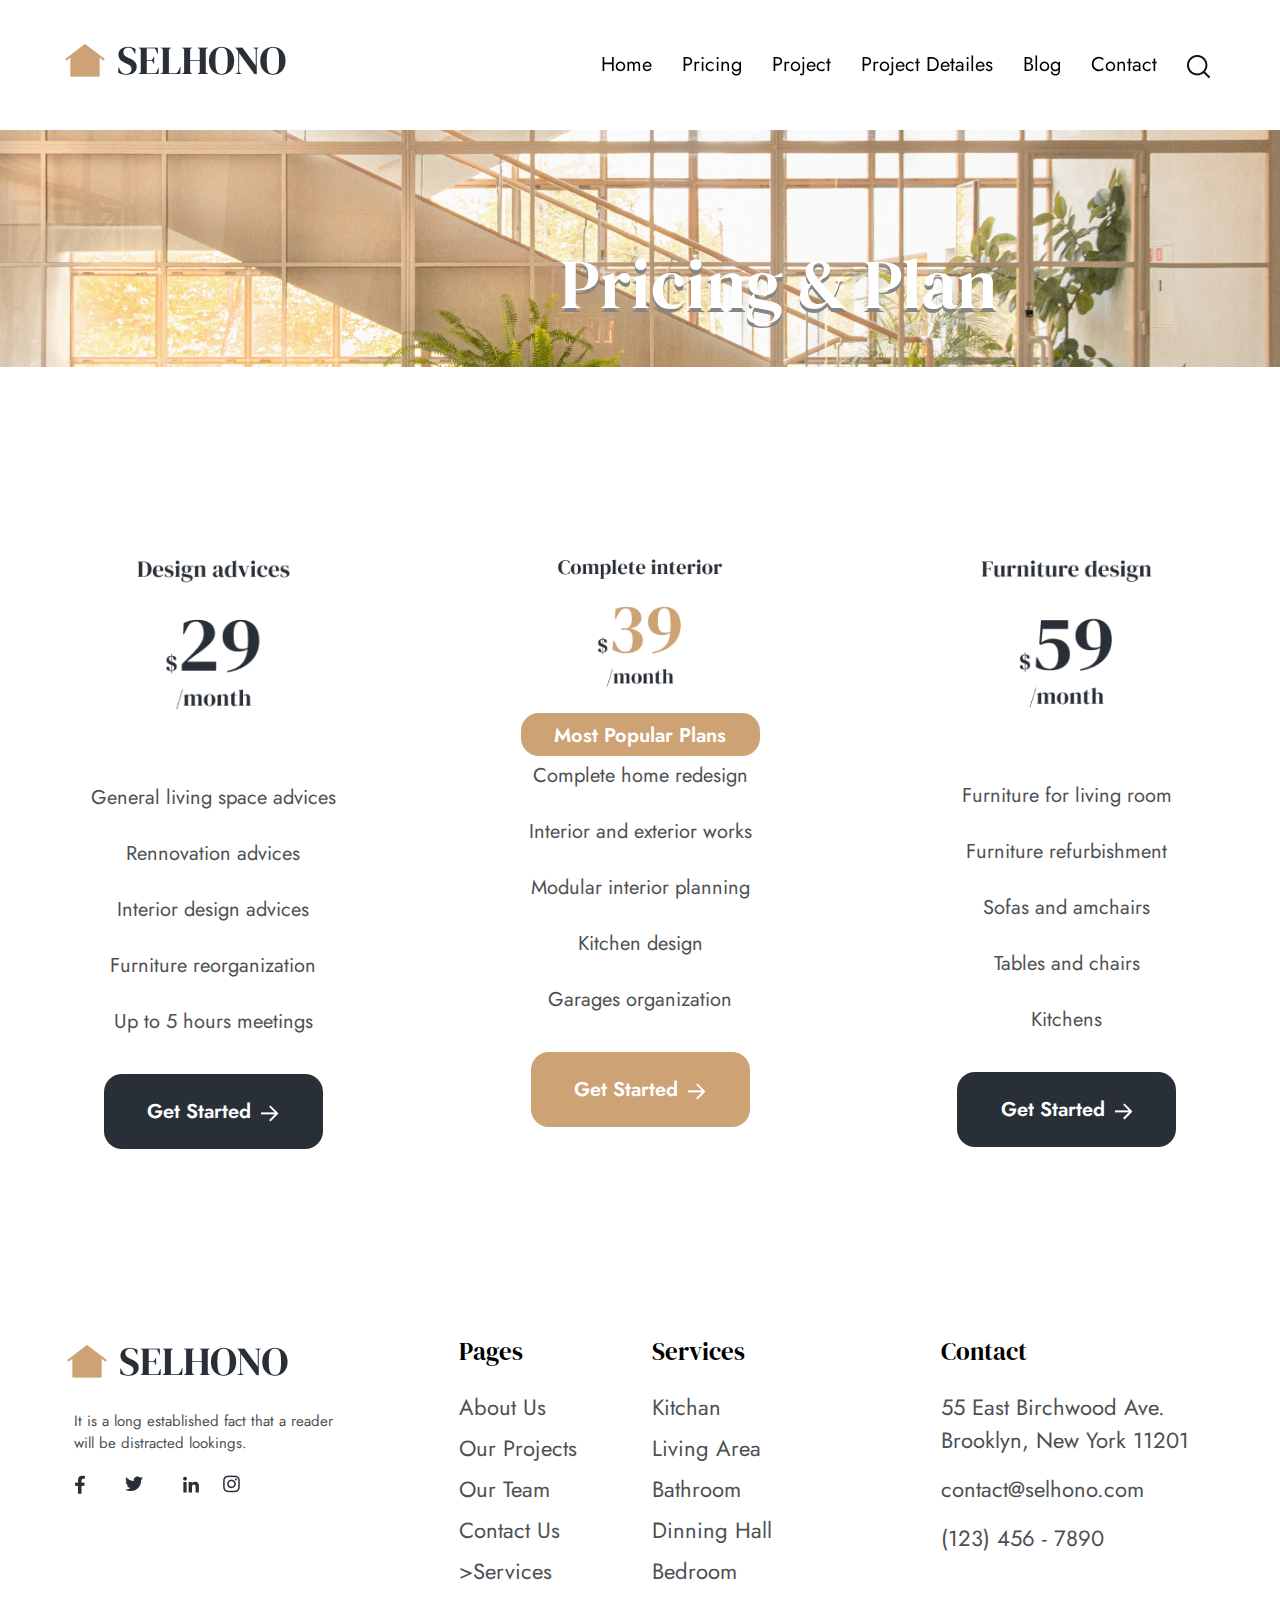
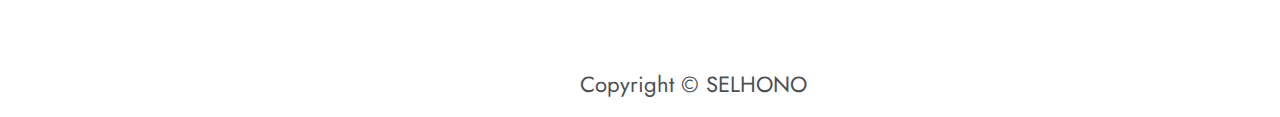
<file: pricing.html>
<!DOCTYPE html>
<html lang="en">
<head>
    <meta charset="UTF-8">
    <meta name="viewport" content="width=device-width, initial-scale=1.0">
    <title>Pricing</title>
    <link rel="stylesheet" href="https://cdn.jsdelivr.net/npm/bootstrap@5.3.3/dist/css/bootstrap.min.css">
    <link rel="stylesheet" href="assets/css/pricing.css">
    <link rel="shortcut icon" href="assets/img/free-icon-door-handle-1002303.png" type="image/x-icon">
    <link href="https://fonts.googleapis.com/css2?family=Jost:ital,wght@0,100..900;1,100..900&display=swap" rel="stylesheet">
    <link href="https://fonts.googleapis.com/css2?family=DM+Serif+Display:ital@0;1&family=Jost:ital,wght@0,100..900;1,100..900&display=swap" rel="stylesheet">
    <link href="https://fonts.googleapis.com/css2?family=DM+Serif+Display:ital@0;1&family=Inter:ital,opsz,wght@0,14..32,100..900;1,14..32,100..900&family=Jost:ital,wght@0,100..900;1,100..900&display=swap" rel="stylesheet">
</head>
<body>

    <div class="wrapper">
        <header class="header">
            <div class="container">
                <div class="header__body">

                    <a href="#" class="header__logo">
                        <img src="assets/img/SELHONO.png" alt="">
                    </a>

                    <div class="header__burger">
                        <span></span>
                    </div>

                    <nav class="header__menu">
                        <ul class="header__list">
                            <li class="header_element">
                                <a href="index.html" class="header__link">Home</a>
                            </li>
                            <li>
                                <a href="pricing.html" class="header__link">Pricing</a>
                            </li>
                            <li>
                                <a href="project-main.html" class="header__link">Project</a>
                            </li>
                            <li>
                                <a href="project.html" class="header__link">Project Detailes</a>
                            </li>
                            <li>
                                <a href="blog.html" class="header__link">Blog</a>
                            </li>
                            <li>
                                <a href="contact.html" class="header__link">Contact</a>
                            </li>
                            <li>
                                <a href="#" class="header__link"><img src="assets/img/Vector.png" alt=""></a>
                            </li>
                        </ul>
                    </nav>

                </div>
            </div>

        </header>

        <main class="main">

            <div class="main-page">
                <p class="main-title">Pricing & Plan</p>
                <img src="assets/img/background-project.png" alt="" class="main-img img-fluid">
            </div>

            <div class="card-group">

                <div class="card">
                  <img src="assets/img/Price-advices.png" class="card-img-top img-fluid" alt="...">
                  
                  <ul class="list-unstyled card-list">
  
                    <li class="mb-2">
                        <p class="text-card">General living space advices</p>
                    </li>
                    <li class="mb-2">
                      <p class="text-card">Rennovation advices</p>
                    </li>
                    <li class="mb-2">
                        <p class="text-card">Interior design advices</p>
                    </li>
                    <li class="mb-2">
                        <p class="text-card">Furniture reorganization</p>
                    </li>
                    <li class="mb-2">
                        <p class="text-card">Up to 5 hours meetings</p>
                    </li>
      
                  </ul>

                  <div class="card-button">
                    <button class="text-button">Get Started<img src="assets/img/Strelka.png" alt="" class="strelka-img"></button>
                  </div>

                </div>

                <div class="card">
                  <img src="assets/img/Price-complete.png" class="card-img-top img-fluid" alt="...">

                  <div class="gold">
                    <p class="text-gold">Most Popular Plans</p>
                  </div>

                   <ul class="list-unstyled card-list-gold">
  
                    <li class="mb-2">
                        <p class="text-card">Complete home redesign</p>
                    </li>
                    <li class="mb-2">
                      <p class="text-card">Interior and exterior works</p>
                    </li>
                    <li class="mb-2">
                        <p class="text-card">Modular interior planning</p>
                    </li>
                    <li class="mb-2">
                        <p class="text-card">Kitchen design</p>
                    </li>
                    <li class="mb-2">
                        <p class="text-card">Garages organization</p>
                    </li>
      
                  </ul>

                  <div class="card-button">
                    <button class="text-button-gold">Get Started<img src="assets/img/Strelka.png" alt="" class="strelka-img"></button>
                  </div>

                </div>

                <div class="card">
                  <img src="assets/img/Price-furniture.png" class="card-img-top img-fluid" alt="...">

                  <ul class="list-unstyled card-list">
  
                    <li class="mb-2">
                        <p class="text-card">Furniture for living room</p>
                    </li>
                    <li class="mb-2">
                      <p class="text-card">Furniture refurbishment</p>
                    </li>
                    <li class="mb-2">
                        <p class="text-card">Sofas and amchairs</p>
                    </li>
                    <li class="mb-2">
                        <p class="text-card">Tables and chairs</p>
                    </li>
                    <li class="mb-2">
                        <p class="text-card">Kitchens</p>
                    </li>
      
                  </ul>

                  <div class="card-button">
                    <button class="text-button">Get Started<img src="assets/img/Strelka.png" alt="" class="strelka-img"></button>
                  </div>
                  
                </div>

            </div>


        </main>

    </div>

    <footer class="text-center text-lg-start footer">

        <div class="container p-4">
  
          <div class="row my-4">
  
            <div class="col-lg-4 col-md-6 mb-4 mb-md-0">
    
              <div class="d-flex mb-4 mx-auto">
                <img src="assets/img/SELHONO.png" height="70" alt="" class="footer-logo  img-fluid"/>
              </div>
    
              <p class="footer-text">It is a long established fact that a reader <br> will be distracted lookings.</p>
    
              <ul class="list-unstyled d-flex flex-row footer-icons">
  
                <li>
                  <a class="text-white px-3" href="#!">
                    <img src="assets/img/facebook.png" alt="">
                  </a>
                </li>
                <li>
                  <a class="text-white px-4" href="#!">
                    <img src="assets/img/twitter.png" alt="">
                  </a>
                </li>
                <li>
                  <a class="text-white ps-3" href="#!">
                    <img src="assets/img/in.png" alt="">
                  </a>
                </li>
                <li>
                  <a class="text-white ps-4" href="#!">
                    <img src="assets/img/instagram.png" alt="">
                  </a>
                </li>
  
              </ul>
    
            </div>
  
            <div class="col-lg-2 col-md-6 mb-4 mb-md-0">
              <h5 class="footer-title mb-4">Pages</h5>
    
              <ul class="list-unstyled">
  
                <li class="mb-2">
                  <a href="#!" class="text-footer">About Us</a>
                </li>
                <li class="mb-2">
                  <a href="#!" class="text-footer">Our Projects</a>
                </li>
                <li class="mb-2">
                  <a href="#!" class="text-footer">Our Team</a>
                </li>
                <li class="mb-2">
                  <a href="#!" class="text-footer">Contact Us</a>
                </li>
                <li class="mb-2">
                  <a href="#!" class="text-footer">>Services</a>
                </li>
  
              </ul>
            </div>
    
            <div class="col-lg-3 col-md-6 mb-4 mb-md-0">
              <h5 class="footer-title mb-4">Services</h5>
    
              <ul class="list-unstyled">
  
                <li class="mb-2">
                  <a href="#!" class="text-footer">Kitchan</a>
                </li>
                <li class="mb-2">
                  <a href="#!" class="text-footer">Living Area</a>
                </li>
                <li class="mb-2">
                  <a href="#!" class="text-footer">Bathroom</a>
                </li>
                <li class="mb-2">
                  <a href="#!" class="text-footer">Dinning Hall</a>
                </li>
                <li class="mb-2">
                  <a href="#!" class="text-footer">Bedroom</a>
                </li>
  
              </ul>
            </div>
  
            <div class="col-lg-3 col-md-6 mb-4 mb-md-0">
              <h5 class="footer-title mb-4">Contact</h5>
    
              <ul class="list-unstyled">
                <li>
                  <p class="text-footer">55 East Birchwood Ave. Brooklyn, New York 11201 </p>
                </li>
                <li>
                  <p class="text-footer">contact@selhono.com</p>
                </li>
                <li>
                  <p class="text-footer">(123) 456 - 7890</p>
                </li>
              </ul>
            </div>
            <!--Grid column-->
          </div>
          <!--Grid row-->
        </div>
        <!-- Grid container -->
    
        <!-- Copyright -->
        <div class="text-center p-3 bottom-text-footer">
          Copyright © SELHONO 
          <a class="text-white" href="https://mdbootstrap.com/">MDBootstrap.com</a>
        </div>
        <!-- Copyright -->
      </footer>




    <script src="https://cdn.jsdelivr.net/npm/bootstrap@5.3.3/dist/js/bootstrap.bundle.min.js"></script>
    <script src="assets/js/main.js"></script>
    
    
</body>
</html>
</file>
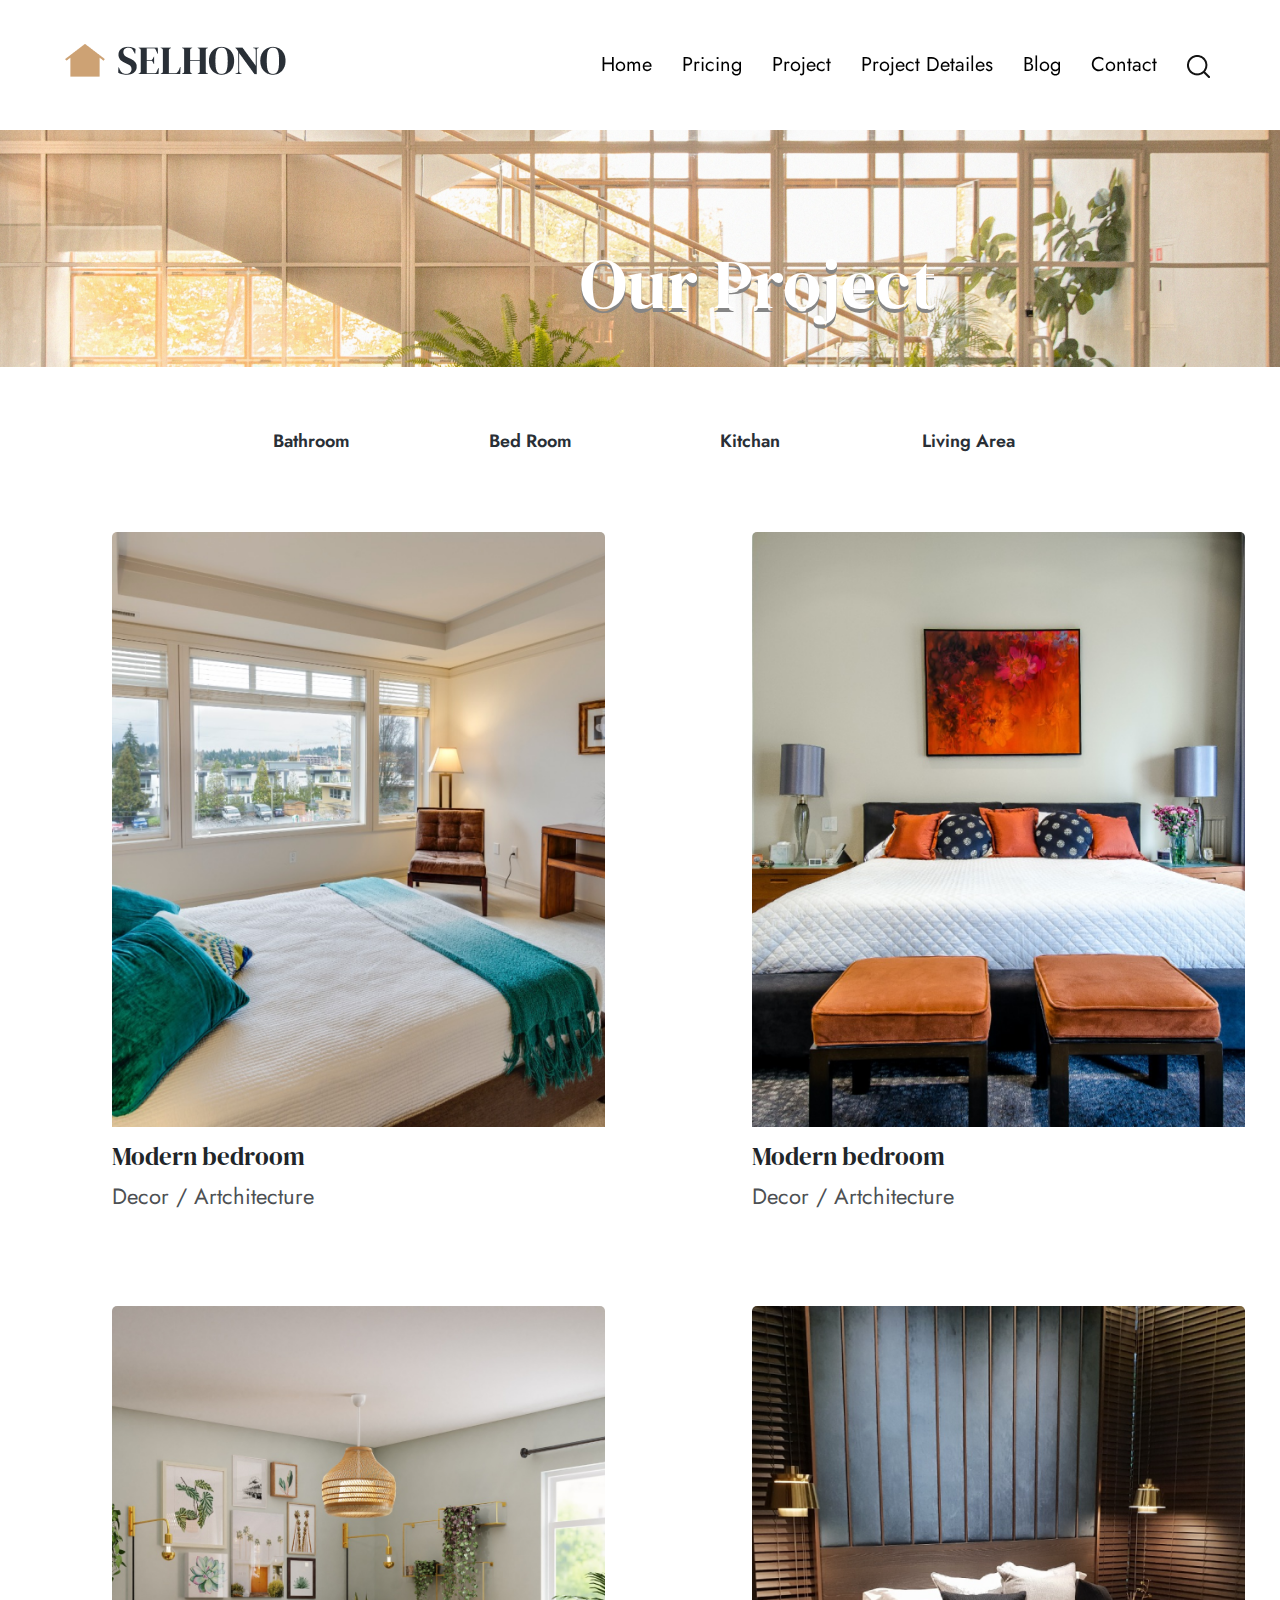
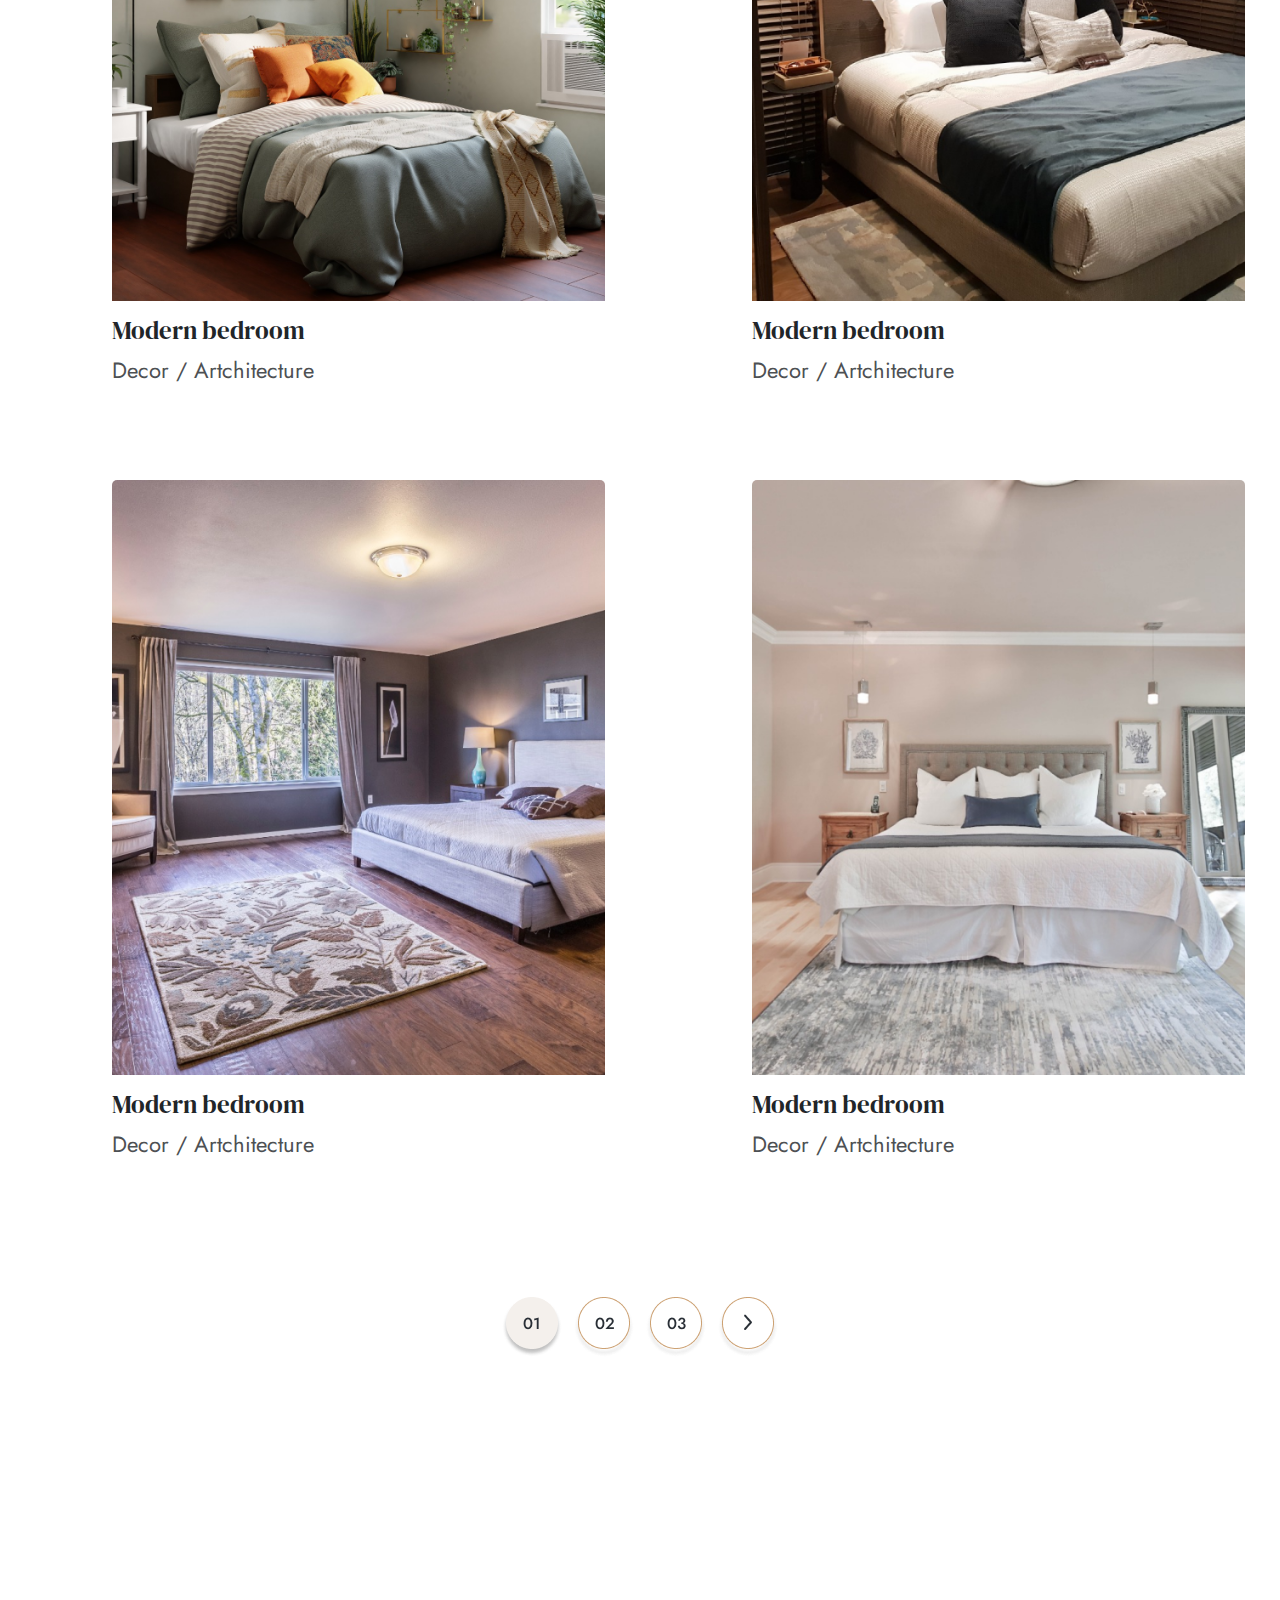
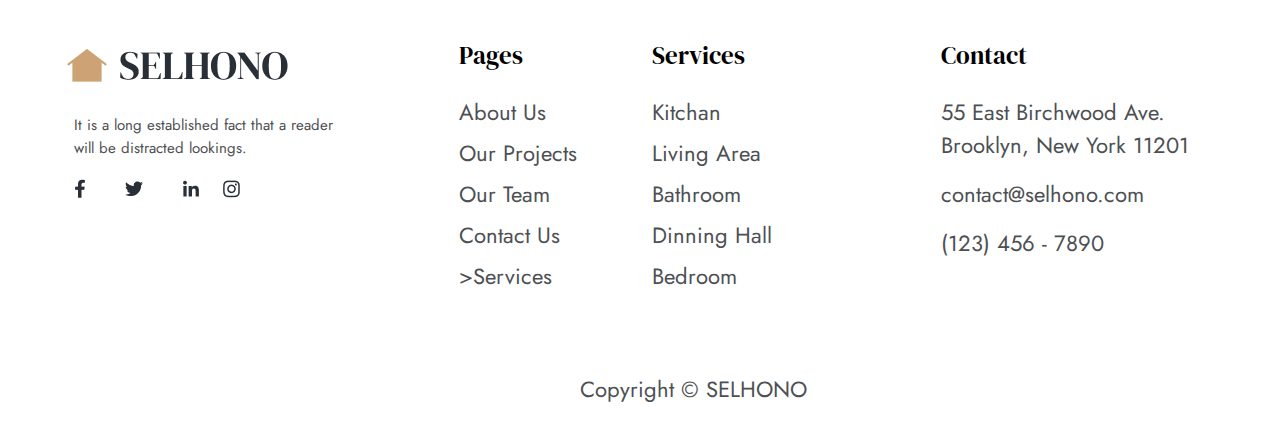
<file: project-main.html>
<!DOCTYPE html>
<html lang="en">
<head>
    <meta charset="UTF-8">
    <meta name="viewport" content="width=device-width, initial-scale=1.0">
    <title>Project</title>
    <link rel="stylesheet" href="https://cdn.jsdelivr.net/npm/bootstrap@5.3.3/dist/css/bootstrap.min.css">
    <link rel="stylesheet" href="assets/css/project-main.css">
    <link rel="shortcut icon" href="assets/img/free-icon-door-handle-1002303.png" type="image/x-icon">
    <link href="https://fonts.googleapis.com/css2?family=Jost:ital,wght@0,100..900;1,100..900&display=swap" rel="stylesheet">
    <link href="https://fonts.googleapis.com/css2?family=DM+Serif+Display:ital@0;1&family=Jost:ital,wght@0,100..900;1,100..900&display=swap" rel="stylesheet">
    <link href="https://fonts.googleapis.com/css2?family=DM+Serif+Display:ital@0;1&family=Inter:ital,opsz,wght@0,14..32,100..900;1,14..32,100..900&family=Jost:ital,wght@0,100..900;1,100..900&display=swap" rel="stylesheet">
</head>
<body>

    <div class="wrapper">
        <header class="header">
            <div class="container">
                <div class="header__body">

                    <a href="#" class="header__logo">
                        <img src="assets/img/SELHONO.png" alt="">
                    </a>

                    <div class="header__burger">
                        <span></span>
                    </div>

                    <nav class="header__menu">
                        <ul class="header__list">
                            <li class="header_element">
                                <a href="index.html" class="header__link">Home</a>
                            </li>
                            <li>
                                <a href="pricing.html" class="header__link">Pricing</a>
                            </li>
                            <li>
                                <a href="project-main.html" class="header__link">Project</a>
                            </li>
                            <li>
                                <a href="project.html" class="header__link">Project Detailes</a>
                            </li>
                            <li>
                                <a href="blog.html" class="header__link">Blog</a>
                            </li>
                            <li>
                                <a href="contact.html" class="header__link">Contact</a>
                            </li>
                            <li>
                                <a href="#" class="header__link"><img src="assets/img/Vector.png" alt=""></a>
                            </li>
                        </ul>
                    </nav>

                </div>
            </div>

        </header>

        <main class="main">

            <div class="main-page">
                <p class="main-title">Our Project</p>
                <img src="assets/img/background-project.png" alt="" class="main-img img-fluid">
            </div>

            <ul class="nav justify-content-center">
                <li class="nav-item">
                    <button class="selection-button"><a class="nav-link" href="#">Bathroom</a></button>
                </li>
                <li class="nav-item">
                    <button class="selection-button"><a class="nav-link active" aria-current="page" href="#">Bed Room</a></button>
                </li>
                <li class="nav-item">
                    <button class="selection-button"><a class="nav-link" href="#">Kitchan</a></button>
                </li>
                <li class="nav-item">
                    <button class="selection-button"><a class="nav-link" href="#">Living Area</a></button>
                </li>
              </ul>

            <div class="row row-cols-1 row-cols-md-2 g-4 content-cards">

                <div class="col content-card">
                  <div class="card">
                    <img src="assets/img/card-1.png" class="card-img-top img-fluid" alt="...">
                    <div class="content-card-body">
                      <h5 class="content-card-title">Modern bedroom</h5>
                      <p class="content-card-text">Decor / Artchitecture</p>
                    </div>
                  </div>
                </div>

                <div class="col content-card">
                  <div class="card">
                    <img src="assets/img/card-2.png" class="card-img-top img-fluid" alt="...">
                    <div class="content-card-body">
                      <h5 class="content-card-title">Modern bedroom</h5>
                      <p class="content-card-text">Decor / Artchitecture</p>
                    </div>
                  </div>
                </div>

                <div class="col content-card">
                  <div class="card">
                    <img src="assets/img/card-3.png" class="card-img-top img-fluid" alt="...">
                    <div class="content-card-body">
                      <h5 class="content-card-title">Modern bedroom</h5>
                      <p class="content-card-text">Decor / Artchitecture</p>
                    </div>
                  </div>
                </div>

                <div class="col content-card">
                  <div class="card">
                    <img src="assets/img/card-4.png" class="card-img-top img-fluid" alt="...">
                    <div class="content-card-body">
                      <h5 class="content-card-title">Modern bedroom</h5>
                      <p class="content-card-text">Decor / Artchitecture</p>
                    </div>
                  </div>
                </div>

                <div class="col content-card">
                    <div class="card">
                      <img src="assets/img/card-5.png" class="card-img-top img-fluid" alt="...">
                      <div class="content-card-body">
                        <h5 class="content-card-title">Modern bedroom</h5>
                        <p class="content-card-text">Decor / Artchitecture</p>
                      </div>
                    </div>
                  </div>

                <div class="col content-card">
                    <div class="card">
                      <img src="assets/img/card-6.png" class="card-img-top img-fluid" alt="...">
                      <div class="content-card-body">
                        <h5 class="content-card-title">Modern bedroom</h5>
                        <p class="content-card-text">Decor / Artchitecture</p>
                      </div>
                    </div>
                </div>

            </div>

            <img src="assets/img/Pagination.png" alt="" class="select">



        </main>

    </div>

    <footer class="text-center text-lg-start footer">

        <div class="container p-4">
  
          <div class="row my-4">
  
            <div class="col-lg-4 col-md-6 mb-4 mb-md-0">
    
              <div class="d-flex mb-4 mx-auto">
                <img src="assets/img/SELHONO.png" height="70" alt="" class="footer-logo  img-fluid"/>
              </div>
    
              <p class="footer-text">It is a long established fact that a reader <br> will be distracted lookings.</p>
    
              <ul class="list-unstyled d-flex flex-row footer-icons">
  
                <li>
                  <a class="text-white px-3" href="#!">
                    <img src="assets/img/facebook.png" alt="">
                  </a>
                </li>
                <li>
                  <a class="text-white px-4" href="#!">
                    <img src="assets/img/twitter.png" alt="">
                  </a>
                </li>
                <li>
                  <a class="text-white ps-3" href="#!">
                    <img src="assets/img/in.png" alt="">
                  </a>
                </li>
                <li>
                  <a class="text-white ps-4" href="#!">
                    <img src="assets/img/instagram.png" alt="">
                  </a>
                </li>
  
              </ul>
    
            </div>
  
            <div class="col-lg-2 col-md-6 mb-4 mb-md-0">
              <h5 class="footer-title mb-4">Pages</h5>
    
              <ul class="list-unstyled">
  
                <li class="mb-2">
                  <a href="#!" class="text-footer">About Us</a>
                </li>
                <li class="mb-2">
                  <a href="#!" class="text-footer">Our Projects</a>
                </li>
                <li class="mb-2">
                  <a href="#!" class="text-footer">Our Team</a>
                </li>
                <li class="mb-2">
                  <a href="#!" class="text-footer">Contact Us</a>
                </li>
                <li class="mb-2">
                  <a href="#!" class="text-footer">>Services</a>
                </li>
  
              </ul>
            </div>
    
            <div class="col-lg-3 col-md-6 mb-4 mb-md-0">
              <h5 class="footer-title mb-4">Services</h5>
    
              <ul class="list-unstyled">
  
                <li class="mb-2">
                  <a href="#!" class="text-footer">Kitchan</a>
                </li>
                <li class="mb-2">
                  <a href="#!" class="text-footer">Living Area</a>
                </li>
                <li class="mb-2">
                  <a href="#!" class="text-footer">Bathroom</a>
                </li>
                <li class="mb-2">
                  <a href="#!" class="text-footer">Dinning Hall</a>
                </li>
                <li class="mb-2">
                  <a href="#!" class="text-footer">Bedroom</a>
                </li>
  
              </ul>
            </div>
  
            <div class="col-lg-3 col-md-6 mb-4 mb-md-0">
              <h5 class="footer-title mb-4">Contact</h5>
    
              <ul class="list-unstyled">
                <li>
                  <p class="text-footer">55 East Birchwood Ave. Brooklyn, New York 11201 </p>
                </li>
                <li>
                  <p class="text-footer">contact@selhono.com</p>
                </li>
                <li>
                  <p class="text-footer">(123) 456 - 7890</p>
                </li>
              </ul>
            </div>
            <!--Grid column-->
          </div>
          <!--Grid row-->
        </div>
        <!-- Grid container -->
    
        <!-- Copyright -->
        <div class="text-center p-3 bottom-text-footer">
          Copyright © SELHONO 
          <a class="text-white" href="https://mdbootstrap.com/">MDBootstrap.com</a>
        </div>
        <!-- Copyright -->
      </footer>




    <script src="https://cdn.jsdelivr.net/npm/bootstrap@5.3.3/dist/js/bootstrap.bundle.min.js"></script>
    <script src="assets/js/main.js"></script>
    
    
</body>
</html>
</file>
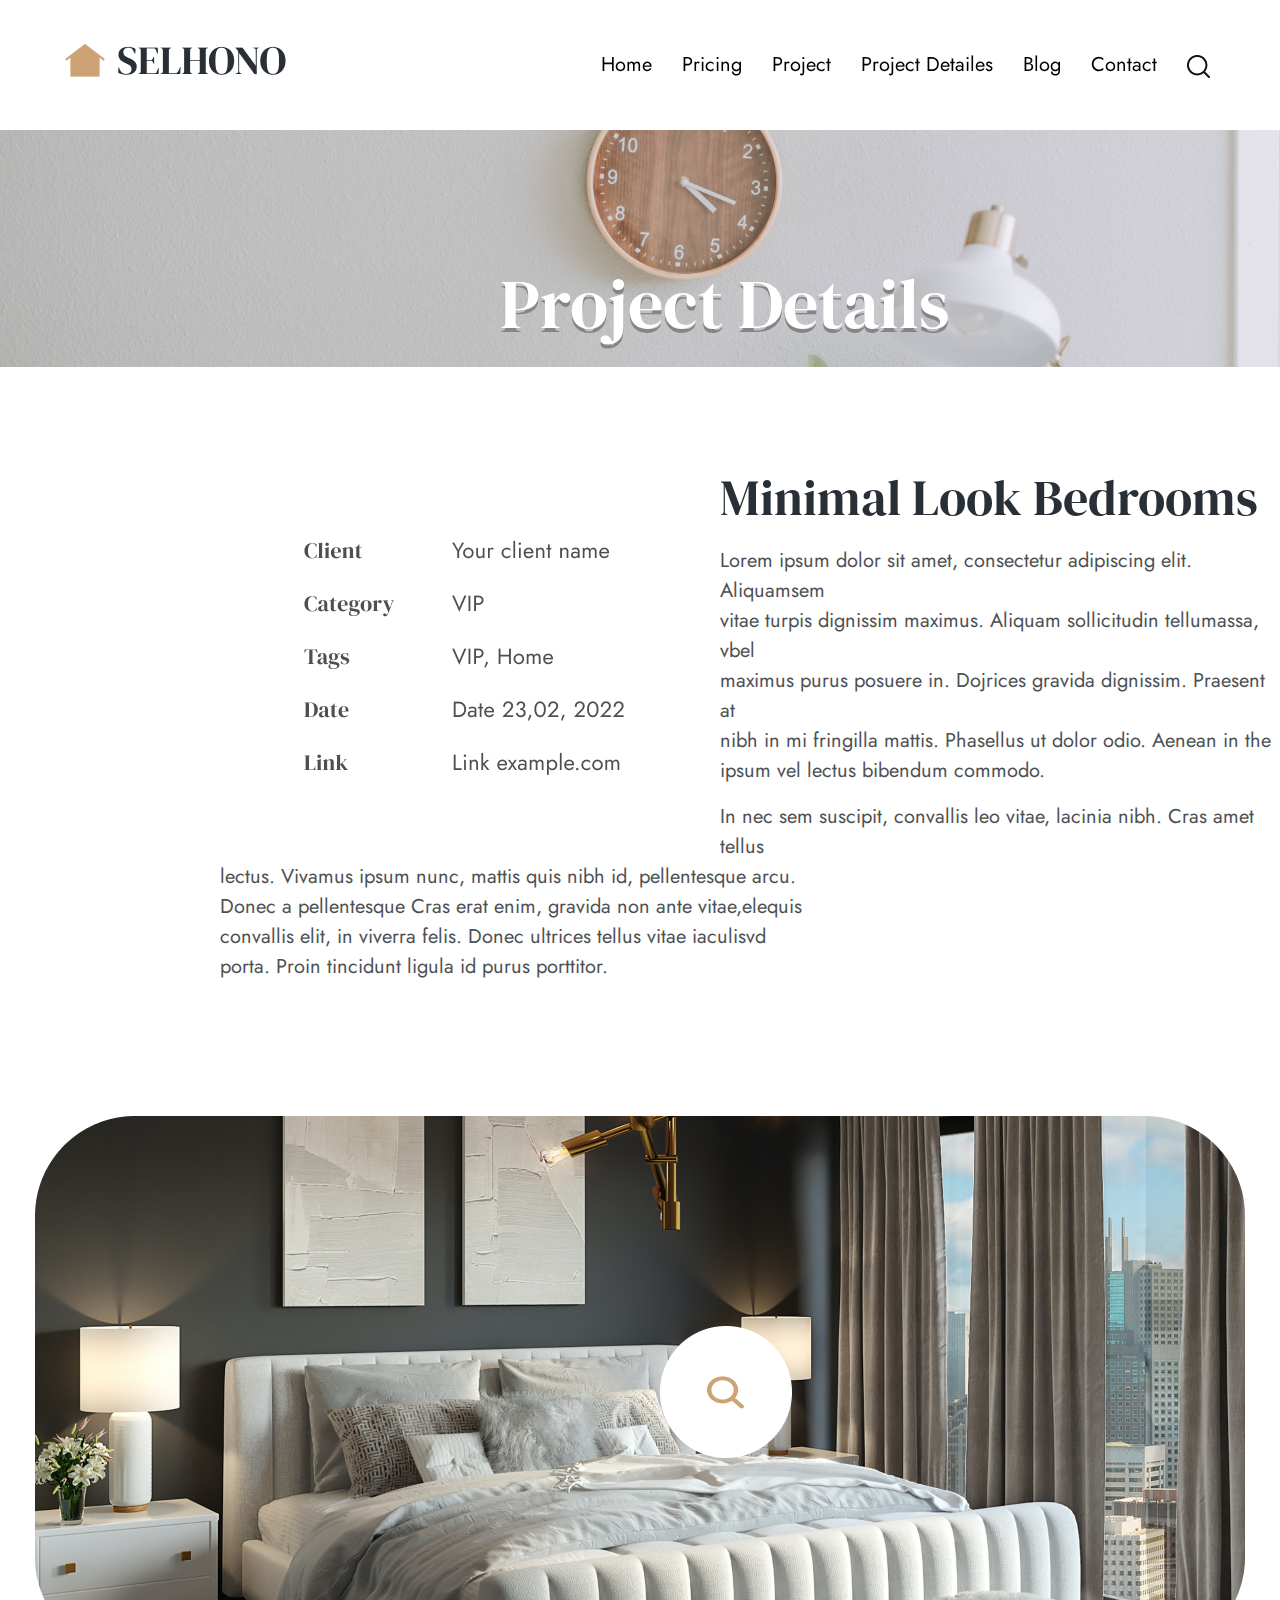
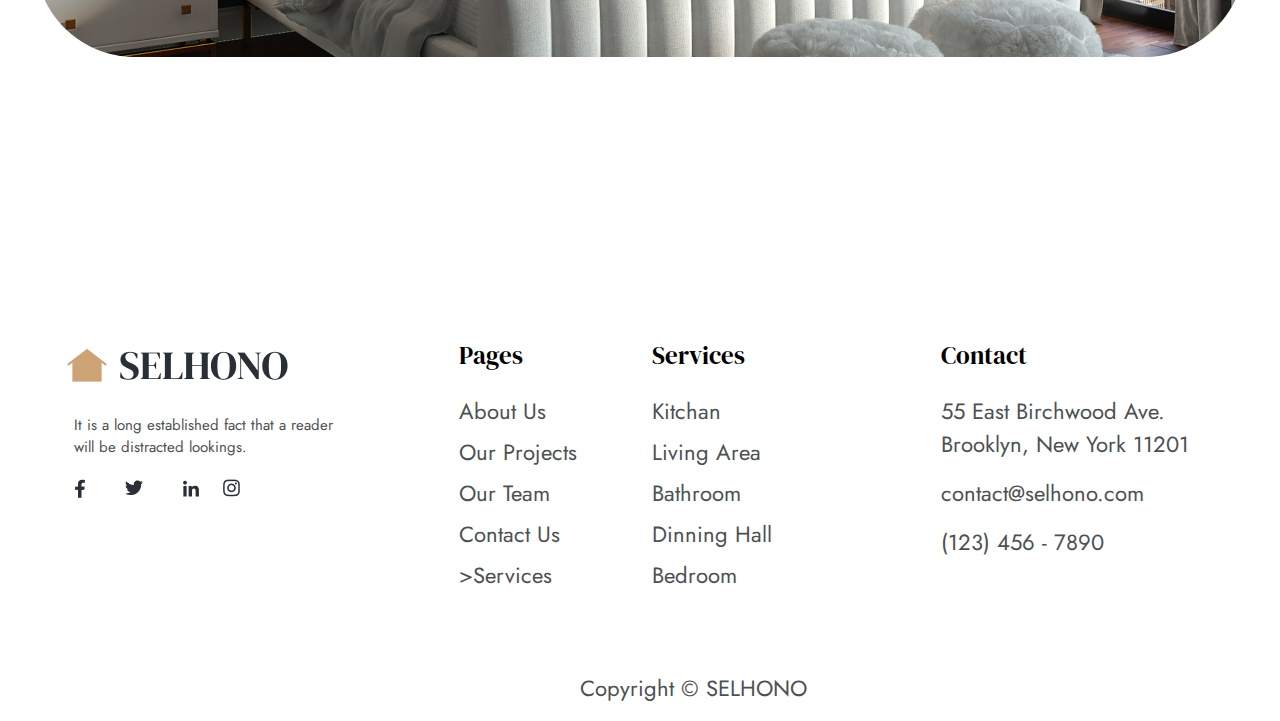
<file: project.html>
<!DOCTYPE html>
<html lang="en">
<head>
    <meta charset="UTF-8">
    <meta name="viewport" content="width=device-width, initial-scale=1.0">
    <title>Detailes</title>
    <link rel="stylesheet" href="https://cdn.jsdelivr.net/npm/bootstrap@5.3.3/dist/css/bootstrap.min.css">
    <link rel="stylesheet" href="assets/css/project.css">
    <link rel="shortcut icon" href="assets/img/free-icon-door-handle-1002303.png" type="image/x-icon">
    <link href="https://fonts.googleapis.com/css2?family=Jost:ital,wght@0,100..900;1,100..900&display=swap" rel="stylesheet">
    <link href="https://fonts.googleapis.com/css2?family=DM+Serif+Display:ital@0;1&family=Jost:ital,wght@0,100..900;1,100..900&display=swap" rel="stylesheet">
    <link href="https://fonts.googleapis.com/css2?family=DM+Serif+Display:ital@0;1&family=Inter:ital,opsz,wght@0,14..32,100..900;1,14..32,100..900&family=Jost:ital,wght@0,100..900;1,100..900&display=swap" rel="stylesheet">
</head>
<body>

    <div class="wrapper">
        <header class="header">
            <div class="container">
                <div class="header__body">

                    <a href="#" class="header__logo">
                        <img src="assets/img/SELHONO.png" alt="">
                    </a>

                    <div class="header__burger">
                        <span></span>
                    </div>

                    <nav class="header__menu">
                        <ul class="header__list">
                            <li class="header_element">
                                <a href="index.html" class="header__link">Home</a>
                            </li>
                            <li>
                                <a href="pricing.html" class="header__link">Pricing</a>
                            </li>
                            <li>
                                <a href="project-main.html" class="header__link">Project</a>
                            </li>
                            <li>
                                <a href="project.html" class="header__link">Project Detailes</a>
                            </li>
                            <li>
                                <a href="blog.html" class="header__link">Blog</a>
                            </li>
                            <li>
                                <a href="contact.html" class="header__link">Contact</a>
                            </li>
                            <li>
                                <a href="#" class="header__link"><img src="assets/img/Vector.png" alt=""></a>
                            </li>
                        </ul>
                    </nav>

                </div>
            </div>

        </header>

        <main class="main">

            <div class="main-page">
                <p class="main-title">Project Details</p>
                <img src="assets/img/Rectangle 20.png" alt="" class="main-img img-fluid">
            </div>

            <div class="content">
                <img src="assets/img/Detail.png" alt="" class="content-img img-fluid">
                <div class="content-text">
                    <p class="content-title">Minimal Look Bedrooms</p>
                    <p class="content-bottom">Lorem ipsum dolor sit amet, consectetur adipiscing elit. Aliquamsem <br> vitae turpis dignissim maximus. Aliquam sollicitudin tellumassa, vbel <br> maximus purus posuere in. Dojrices gravida dignissim. Praesent at <br> nibh in mi fringilla mattis. Phasellus ut dolor odio. Aenean in the <br> ipsum vel lectus bibendum commodo.</p>
                    <p class="content-bottom-two"> In nec sem suscipit, convallis leo vitae, lacinia nibh. Cras amet tellus <br> lectus. Vivamus ipsum nunc, mattis quis nibh id, pellentesque arcu. <br> Donec a pellentesque Cras erat enim, gravida non ante vitae,elequis <br> convallis elit, in viverra felis. Donec ultrices tellus vitae iaculisvd <br> porta. Proin tincidunt ligula id purus porttitor.</p>
                </div>
            </div>

            <div class="zoom">
                <a href=""><img src="assets/img/Zoom Icon.png" alt="" class="zoom-icon img-fluid"></a>
                <img src="assets/img/Rectangle 33.png" alt="" class="zoom-img img-fluid">
            </div>


        </main>

    </div>

    <footer class="text-center text-lg-start footer">

        <div class="container p-4">
  
          <div class="row my-4">
  
            <div class="col-lg-4 col-md-6 mb-4 mb-md-0">
    
              <div class="d-flex mb-4 mx-auto">
                <img src="assets/img/SELHONO.png" height="70" alt="" class="footer-logo  img-fluid"/>
              </div>
    
              <p class="footer-text">It is a long established fact that a reader <br> will be distracted lookings.</p>
    
              <ul class="list-unstyled d-flex flex-row footer-icons">
  
                <li>
                  <a class="text-white px-3" href="#!">
                    <img src="assets/img/facebook.png" alt="">
                  </a>
                </li>
                <li>
                  <a class="text-white px-4" href="#!">
                    <img src="assets/img/twitter.png" alt="">
                  </a>
                </li>
                <li>
                  <a class="text-white ps-3" href="#!">
                    <img src="assets/img/in.png" alt="">
                  </a>
                </li>
                <li>
                  <a class="text-white ps-4" href="#!">
                    <img src="assets/img/instagram.png" alt="">
                  </a>
                </li>
  
              </ul>
    
            </div>
  
            <div class="col-lg-2 col-md-6 mb-4 mb-md-0">
              <h5 class="footer-title mb-4">Pages</h5>
    
              <ul class="list-unstyled">
  
                <li class="mb-2">
                  <a href="#!" class="text-footer">About Us</a>
                </li>
                <li class="mb-2">
                  <a href="#!" class="text-footer">Our Projects</a>
                </li>
                <li class="mb-2">
                  <a href="#!" class="text-footer">Our Team</a>
                </li>
                <li class="mb-2">
                  <a href="#!" class="text-footer">Contact Us</a>
                </li>
                <li class="mb-2">
                  <a href="#!" class="text-footer">>Services</a>
                </li>
  
              </ul>
            </div>
    
            <div class="col-lg-3 col-md-6 mb-4 mb-md-0">
              <h5 class="footer-title mb-4">Services</h5>
    
              <ul class="list-unstyled">
  
                <li class="mb-2">
                  <a href="#!" class="text-footer">Kitchan</a>
                </li>
                <li class="mb-2">
                  <a href="#!" class="text-footer">Living Area</a>
                </li>
                <li class="mb-2">
                  <a href="#!" class="text-footer">Bathroom</a>
                </li>
                <li class="mb-2">
                  <a href="#!" class="text-footer">Dinning Hall</a>
                </li>
                <li class="mb-2">
                  <a href="#!" class="text-footer">Bedroom</a>
                </li>
  
              </ul>
            </div>
  
            <div class="col-lg-3 col-md-6 mb-4 mb-md-0">
              <h5 class="footer-title mb-4">Contact</h5>
    
              <ul class="list-unstyled">
                <li>
                  <p class="text-footer">55 East Birchwood Ave. Brooklyn, New York 11201 </p>
                </li>
                <li>
                  <p class="text-footer">contact@selhono.com</p>
                </li>
                <li>
                  <p class="text-footer">(123) 456 - 7890</p>
                </li>
              </ul>
            </div>
            <!--Grid column-->
          </div>
          <!--Grid row-->
        </div>
        <!-- Grid container -->
    
        <!-- Copyright -->
        <div class="text-center p-3 bottom-text-footer">
          Copyright © SELHONO 
          <a class="text-white" href="https://mdbootstrap.com/">MDBootstrap.com</a>
        </div>
        <!-- Copyright -->
      </footer>




    <script src="https://cdn.jsdelivr.net/npm/bootstrap@5.3.3/dist/js/bootstrap.bundle.min.js"></script>
    <script src="assets/js/main.js"></script>
    
</body>
</html>
</file>
<file: assets/css/main.css>
root {
    --bg-color: #fff;
    --text-color: #292F36;
    --accent-color: #C76904;
}

html, body {
    height: 100%;
}

body {
    min-width: 320px;
    font-family: "Jost";
    background-color: var(--bg-color);
    color: var(--text-color);
}

.wrapper {
    min-height: 100%;
    display: flex;
    flex-direction: column;
}

main.main {
    flex: 1 1 auto;
}

/*______________________________________Header settings______________________________________*/
  
  .container {
    max-width: 1180px;
    margin: 0 auto;
    padding: 0 10px;
  }
  
  .header {
    position: fixed;
    width: 100%;
    top: 0;
    left: 0;
    z-index: 50;
  }
  
  .header__logo {
    flex: 0 0 60px;
  }
  
  .header__logo img {
    width: 227px;
    height: 50px;
  }
  
  .header:before{
    content: '';
    position: absolute;
    top: 0;
    left: 0;
    width: 100%;
    height: 100%;
    z-index: 2;
  }
  
  .header__body {
    position: relative;
    display: flex;
    justify-content: space-between;
    height: 120px;
    align-items: center;
  }
  
  .header__burger {
    display: none;
  }
  
  .header__list {
    display: flex;
    position: relative;
    z-index: 2;
    margin-top: 26px;
  }
  
  .header__list li {
    list-style: none;
    margin: 0 0 0 20px;
  }
  
  .header__link {
    color: var(--text-color);
    font-size: 20px;
    font-family: "Jost";
    text-decoration: none;
    margin-right: 10px;
  }

  .header__link:hover {
    color: #C76904;
  }

  
  
  /*классический вариант: @media (max-width:767px), я беру с запасом*/
  @media (max-width:800px) {
    body.lock {
      overflow: hidden;
    }
  
    .header__body {
      height: 50px;
    }
  
    .header__logo {
      flex: 0 0 40px;
    }
  
    .header__burger {
      display: block;
      position: relative;
      width: 30px;
      height: 20px;
      z-index: 3;
    }
  
    .header__burger span {
      background-color: #292F36;
      position: absolute;
      width: 100%;
      height: 2px;
      left: 0;
      top: 9px;
      transition: all 0.3s ease 0s;
    }
  
    .header__burger:before,
    .header__burger:after {
      content: '';
      background-color: #292F36;
      position: absolute;
      width: 100%;
      height: 2px;
      left: 0;
      transition: all 0.3s ease 0s;
    }
  
    .header__burger:before {
      top: 0;
    }
  
    .header__burger:after {
      bottom: 0;
    }
  
    .header__burger.active:before {
      transform: rotate(45deg);
      top: 9px;
    }
  
    .header__burger.active:after {
      transform: rotate(-45deg);
      bottom: 9px;
    }
  
    .header__burger.active span {
      transform: scale(0);
    }
  
    .header__menu {
      position: fixed;
      top: -100%;
      left: 0;
      width: 100%;
      height: 100%;
  /*для прокрутки меню, когда оно не помещается в экран*/
      overflow: auto;   
      background-color: #C76904;
      padding: 70px 10px 20px 10px;
      transition: all 0.3s ease 0s;
    }
  
    .header__menu.active {
      top: 0;
    }
  
    .header__list {
      display: block;
    }
  
    .header__list li {
      margin: 0 0 20px 0;
    }
  
    .header__link {
      font-size: 24px;
    }
  }
  
  .content {
    padding: 100px 0 0 0;
  }
  
  @media (max-width:800px) {
    .content {
      padding: 70px 0 0 0;
    }
  }

/*____________________________________________________________________________*/

/*______________________________________Main page settings______________________________________*/

.main {
    padding-top: 250px;
}

.main-img {
    display: block;
    margin-left: auto;
    margin-right: auto;
}

.main-title {
    position: absolute;
    font-family: "DM Serif Display";
    font-size: 65px;
    font-weight: 400;
    margin-top: 70px;
    margin-left: 140px;
    color: #fff;
    line-height: 125%;
}

.bottom-title {
    position: absolute;
    font-family: "Inter";
    font-size: 22px;
    font-weight: 500;
    line-height: 150%;
    color: #fff;
    margin-left: 140px;
    margin-top: 230px;
}

.button {
    position: absolute;
    border-style: hidden;
    width: 227px; 
    height: 75px;
    background-color: #CDA274;
    color: #fff;
    font-family: "Inter";
    font-size: 18px;
    font-weight: 600;
    border-radius: 10%;
    margin-left: 140px;
    margin-top: 338px;
}

.row {
    margin-top: 95px;
}

.card {
    border: none;
}

.card-body {
    text-align: center;
}

.card-footer {
    text-align: center;
    border: none;
}

.window {
    margin-top: 154px;
}

.window-title {
    position: absolute;
    font-family: "DM Serif Display";
    font-size: 55px;
    font-weight: 400;
    margin-top: 140px;
    margin-left: 140px;
    color: #fff;
    line-height: 125%;
}

.bottom-window-title {
    position: absolute;
    font-family: "Jost";
    font-size: 22px;
    font-weight: 500;
    margin-top: 300px;
    margin-left: 140px;
    color: #fff;
    line-height: 150%;
}

.window-call {
    position: absolute;
    margin-top: 420px;
    margin-left: 140px;
}

.window-button {
    position: absolute;
    margin-top: 220px;
}

.frame-window {
    display: block;
    margin-left: auto;
    margin-right: auto;
}

.feedback-background {
    margin-top: 194px;
    display: block;
    margin-left: auto;
    margin-right: auto;
}

.feedback-title {
    position: absolute;
    font-family: "DM Serif Display";
    font-size: 50px;
    font-weight: 400;
    margin-top: 100px;
    margin-left: 450px;
    text-align: center;
    color: #fff;
    line-height: 125%;
}

.feedback-cards {
    height: 339px;
    position: absolute;
    left: 280px;
    margin-top: 230px;
}

.feedback-card-text {
    font-family: "Jost";
    font-size: 20px;
    font-weight: 400;
    color: #4D5053;
    line-height: 150%;
    margin-left: 20px;
    margin-top: 25px;
}

.card {
    border-radius: 10%;
}

.card-img-top {
    width: 80%;
    margin-top: 53px;
    margin-left: 30px;
}

.commersion {
    display: block;
    margin-left: auto;
    margin-right: auto;
    margin-top: 188px;
}

.text-block {
    margin-top: 202px;
    text-align: center;
}

.content-title {
    font-family: "DM Serif Display";
    font-size: 60px;
    font-weight: 400;
    color: var(--text-color);
    line-height: 125%;
}

.content-bottom {
    font-family: "Jost";
    font-size: 28px;
    font-weight: 400;
    color: #4D5053;
    line-height: 150%;
}

.content-card-body {
    margin-left: 30px;
    margin-top: 14px;
}

.content-card-title {
    font-family: "DM Serif Display";
    font-size: 25px;
    font-weight: 400;
    color: var(--text-color);
    line-height: 125%;
}

.content-card-text {
  font-family: "Jost";
  font-size: 22px;
  font-weight: 400;
  color: #4D5053;
  line-height: 150%;
}

.content-cards {
    width: 100%;
    margin-left: 70px;
}

.counter {
    display: block;
    margin-left: auto;
    margin-right: auto;
    width: 100%;
}

.contact-us-img {
  display: block;
  margin-left: auto;
  margin-right: auto;
}

.contact-title {
  position: absolute;
  font-family: "DM Serif Display";
  font-size: 50px;
  font-weight: 400;
  color: #fff;
  line-height: 125%;
  margin-top: 40px;
  margin-left: 510px;
  text-align: center;
}

.contact-text {
  position: absolute;
  font-family: "Jost";
  font-size: 22px;
  font-weight: 500;
  color: #fff;
  line-height: 150%;
  margin-top: 120px;
  margin-left: 560px;
  text-align: center;
}

.contact-button {
  position: absolute;
    border-style: hidden;
    width: 237px;
    height: 75px;
    background-color: #CDA274;
    color: #fff;
    font-family: "Jost";
    font-size: 18px;
    font-weight: 600;
    border-radius: 15%;
    margin-left: 650px;
    margin-top: 180px;
}

/*____________________________________________________________________________*/

/*______________________________________Footer settings______________________________________*/


.footer {
  margin-top: 41px;
  display: block;
  margin-left: auto;
  margin-right: auto;
}

.footer-title {
  font-family: "DM Serif Display";
  font-size: 25px;
  font-weight: 400;
  color: var(--text-color);
  line-height: 125%;
}

.text-footer {
  font-family: "Jost";
  font-size: 22px;
  font-weight: 400;
  line-height: 150%;
  color: #4D5053;
  text-decoration: none;
}

.footer-text {
  width: 100%;
  font-family: "Jost";
  font-size: 15px;
  font-weight: 400;
  line-height: 150%;
  color: #4D5053;
  text-decoration: none;
}

.footer-logo {
  margin-left: -12px;
}

.bottom-text-footer {
  font-family: "Jost";
  font-size: 22px;
  font-weight: 400;
  line-height: 150%;
  color: #4D5053;
  text-decoration: none;
  margin-left: 280px;
}

.footer-icons {
  margin-left: -15px;
}

/*____________________________________________________________________________*/

@media (max-width:1640px) {

  .main-title {
    margin-left: 350px;
  }

  .bottom-title {
    margin-left: 350px;
  }

  .button {
    margin-left: 350px;
  }

  .window-title {
    margin-left: 350px;
  }

  .bottom-window-title {
    margin-left: 350px;
  }

  .window-call {
    margin-left: 350px;
  }

  .feedback-title {
    margin-left: 550px;
  }

  .feedback-cards {
    left: 350px;
  }
  
}



@media (max-width:1024px) {

  .header__menu {
    margin-right: 20px;
  }

  .main-title {
    margin-left: 80px;
  }

  .bottom-title {
    margin-left: 80px;
  }

  .button {
    margin-left: 80px;
  }

  .window-title {
    margin-left: 80px;
    margin-top: 80px;
  }

  .bottom-window-title {
    margin-left: 80px;
    margin-top: 220px;
  }

  .window-call {
    margin-left: 80px;
    margin-top: 340px;
  }

  .window-button {
    margin-top: 140px;
  }

  .feedback-title {
    margin-left: 260px;
  }

  .feedback-cards {
    left: 50px;
  }

  .content-cards {
    margin-left: 30px;
  }

  .contact-title {
    margin-left: 250px;
  }

  .contact-text {
    margin-left: 300px;
  }

  .contact-button {
    height: 50px;
    margin-left: 400px;
    margin-top: 160px;
  }

}

@media (max-width:768px) {

  .header {
    margin-top: 40px;
  }

  .header__burger {
    margin-right: 40px;
  }

  .main-page {
    margin-top: -100px;
  }

  .main-title {
    font-size: 40px;
  }

  .bottom-title {
    margin-top: 180px;
    font-size: 18px;
  }

  .button {
    width: 200px;
    height: 50px;
    margin-top: 280px;
  }

  .window-title {
    font-size: 40px;
    margin-top: 50px;
  }

  .bottom-window-title {
    font-size: 18px;
    margin-top: 170px;
  }

  .window-call {
    width: 30%;
    margin-top: 260px;
  }

  .window-button {
    margin-top: 80px;
  }

  .feedback-title {
    font-size: 40px;
    margin-left: 170px;
    margin-top: 50px;
  }

  .feedback-cards {
    margin-top: 150px;
    height: 100px;
    left: 20px;
    right: 20px;
  }

  .feedback-card-text {
    font-size: 15px;
  }

  .contact-title {
    font-size: 40px;
    margin-left: 160px;
    margin-top: 20px;
  }

  .contact-text {
    font-size: 18px;
    margin-top: 80px;
    margin-left: 190px;
  }

  .contact-button {
    margin-top: 120px;
    margin-left: 250px;
  }

  .footer {
    margin-left: 250px;
  }

  .my-4 {
    display: block;
  }

  .bottom-text-footer {
    margin-left: -50px;
  }

}

@media (max-width:375px) {

  .main-img {
    margin-left: 50px;
  }

  .header__burger {
    margin-right: 30px;
  }

  .main-title {
    font-size: 25px;
    margin-left: 80px;
  }

  .bottom-title {
    font-size: 12px;
    margin-left: 80px;
    margin-top: 140px;
  }

  .button {
    width: 150px;
    height: 55px;
    margin-top: 180px;
  }

  .row {
    margin-left: 50px;
    margin-top: 40px;
  }

  .frame-window {
    margin-left: 50px;
  }

  .window-title {
    font-size: 25px;
    margin-left: 80px;
    margin-top: 30px;
  }

  .bottom-window-title {
    font-size: 12px;
    margin-left: 80px;
    margin-top: 100px;
  }

  .window-call {
    display: none;
  }

  .window-button {
    margin-top: -20px;
  }

  .feedback-background {
    margin-top: 100px;
    margin-left: 55px;
    height: 1000px;
  }

  .feedback-title {
    font-size: 25px;
    margin-left: 110px;
  }

  .feedback-cards {
    margin-top: 140px;
    margin-left: 90px;
  }

  .commersion {
    margin-top: 150px;
    margin-left: 55px;
  }

  .text-block {
    margin-top: 100px;
  }

  .content-title {
    font-size: 40px;
    margin-left: 100px;
  }

  .content-bottom {
    font-size: 20px;
    margin-left: 100px;
  }

  .content-cards {
    margin-left: 70px;
  }

  .counter {
    display: none;
  }

  .contact-us-img {
    max-width: 140%;
  }

  .contact-title {
    font-size: 20px;
  }

  .contact-text {
    font-size: 10px;
    margin-top: 50px;
    margin-left: 170px;
  }

  .contact-button {
    margin-top: 70px;
    width: 50%;
    margin-left: 175px;
  }

  .footer {
    margin-left: 100px;
  }

  .bottom-text-footer {
    margin-left: 0px;
  }





}
</file>
<file: assets/css/blog.css>
root {
    --bg-color: #fff;
    --text-color: #292F36;
    --accent-color: #C76904;
}

html, body {
    height: 100%;
}

body {
    min-width: 320px;
    font-family: "Jost";
    background-color: var(--bg-color);
    color: var(--text-color);
}

.wrapper {
    min-height: 100%;
    display: flex;
    flex-direction: column;
}

main.main {
    flex: 1 1 auto;
}

/*______________________________________Header settings______________________________________*/
  
  .container {
    max-width: 1180px;
    margin: 0 auto;
    padding: 0 10px;
  }
  
  .header {
    position: fixed;
    width: 100%;
    top: 0;
    left: 0;
    z-index: 50;
  }
  
  .header__logo {
    flex: 0 0 60px;
  }
  
  .header__logo img {
    width: 227px;
    height: 50px;
  }
  
  .header:before{
    content: '';
    position: absolute;
    top: 0;
    left: 0;
    width: 100%;
    height: 100%;
    z-index: 2;
  }
  
  .header__body {
    position: relative;
    display: flex;
    justify-content: space-between;
    height: 120px;
    align-items: center;
  }
  
  .header__burger {
    display: none;
  }
  
  .header__list {
    display: flex;
    position: relative;
    z-index: 2;
    margin-top: 26px;
  }
  
  .header__list li {
    list-style: none;
    margin: 0 0 0 20px;
  }
  
  .header__link {
    color: var(--text-color);
    font-size: 20px;
    font-family: "Jost";
    text-decoration: none;
    margin-right: 10px;
  }

  .header__link:hover {
    color: #C76904;
  }

  
  
  /*классический вариант: @media (max-width:767px), я беру с запасом*/
  @media (max-width:800px) {
    body.lock {
      overflow: hidden;
    }
  
    .header__body {
      height: 50px;
    }
  
    .header__logo {
      flex: 0 0 40px;
    }
  
    .header__burger {
      display: block;
      position: relative;
      width: 30px;
      height: 20px;
      z-index: 3;
    }
  
    .header__burger span {
      background-color: #292F36;
      position: absolute;
      width: 100%;
      height: 2px;
      left: 0;
      top: 9px;
      transition: all 0.3s ease 0s;
    }
  
    .header__burger:before,
    .header__burger:after {
      content: '';
      background-color: #292F36;
      position: absolute;
      width: 100%;
      height: 2px;
      left: 0;
      transition: all 0.3s ease 0s;
    }
  
    .header__burger:before {
      top: 0;
    }
  
    .header__burger:after {
      bottom: 0;
    }
  
    .header__burger.active:before {
      transform: rotate(45deg);
      top: 9px;
    }
  
    .header__burger.active:after {
      transform: rotate(-45deg);
      bottom: 9px;
    }
  
    .header__burger.active span {
      transform: scale(0);
    }
  
    .header__menu {
      position: fixed;
      top: -100%;
      left: 0;
      width: 100%;
      height: 100%;
  /*для прокрутки меню, когда оно не помещается в экран*/
      overflow: auto;   
      background-color: #C76904;
      padding: 70px 10px 20px 10px;
      transition: all 0.3s ease 0s;
    }
  
    .header__menu.active {
      top: 0;
    }
  
    .header__list {
      display: block;
    }
  
    .header__list li {
      margin: 0 0 20px 0;
    }
  
    .header__link {
      font-size: 24px;
    }
  }
  
  .content {
    padding: 100px 0 0 0;
  }
  
  @media (max-width:800px) {
    .content {
      padding: 70px 0 0 0;
    }
  }

/*____________________________________________________________________________*/

/*______________________________________Main page settings______________________________________*/

.main-img {
    margin-top: 130px;
}

.main-title {
    position: absolute;
    font-family: "DM Serif Display";
    font-size: 70px;
    font-weight: 400;
    color: #fff;
    line-height: 125%;
    margin-top: 260px;
    margin-left: 500px;
    text-shadow: #858585 0px 4px;
}


.post-card {
    margin-top: 200px;
}

.title {
    font-family: "DM Serif Display";
    font-size: 50px;
    font-weight: 400;
    color: #292F36;
    line-height: 125%;
    margin-left: 150px;
    margin-bottom: -60px;
}

.content {
    margin-left: 150px;
    justify-content: space-between;
    align-items: center;
    display: flex;
    flex-wrap: wrap;
}

.content-title {
    font-family: "DM Serif Display";
    font-size: 25px;
    font-weight: 400;
    color: #292F36;
    line-height: 125%;
  }
  
  .content-bottom {
      font-family: "Jost";
      font-size: 20px;
      font-weight: 400;
      line-height: 150%;
      color: #4D5053;
  }
  
  .content-bottom-two {
      font-family: "Jost";
      font-size: 20px;
      font-weight: 400;
      line-height: 150%;
      color: #4D5053;
  }

  .content-text {
    margin-right: 150px;
  }

  .content-small {
    font-family: "Jost";
      font-size: 16px;
      font-weight: 400;
      line-height: 150%;
      color: #4D5053;
      margin-top: 41px;
  }

  .post-cards {
    margin-top: 120px;
  }

  .card-variants {
    margin-top: 100px;
    display: flex;
    margin-left: 63px;
    margin-right: 63px;
  }

  .card {
    border: none;
  }

  .card-title {
    margin-left: 75px;
    font-family: "DM Serif Display";
    font-size: 25px;
    font-weight: 400;
    color: #292F36;
    line-height: 125%;
  }

  .card-img-top {
    width: 60%;
    display: block;
     margin-left: auto;
    margin-right: auto;
  }
 
  .card-footer {
    border: none;
    background-color: #fff;
  }

  .text-muted {
    margin-left: 75px;
    font-family: "Jost";
      font-size: 16px;
      font-weight: 400;
      line-height: 150%;
      color: #4D5053;
  }





/*____________________________________________________________________________*/

/*______________________________________Footer settings______________________________________*/


.footer {
  margin-top: 190px;
  display: block;
  margin-left: auto;
  margin-right: auto;
}

.footer-title {
  font-family: "DM Serif Display";
  font-size: 25px;
  font-weight: 400;
  color: var(--text-color);
  line-height: 125%;
}

.text-footer {
  font-family: "Jost";
  font-size: 22px;
  font-weight: 400;
  line-height: 150%;
  color: #4D5053;
  text-decoration: none;
}

.footer-text {
  width: 100%;
  font-family: "Jost";
  font-size: 15px;
  font-weight: 400;
  line-height: 150%;
  color: #4D5053;
  text-decoration: none;
}

.footer-logo {
  margin-left: -12px;
}

.bottom-text-footer {
  font-family: "Jost";
  font-size: 22px;
  font-weight: 400;
  line-height: 150%;
  color: #4D5053;
  text-decoration: none;
  margin-left: 280px;
}

.footer-icons {
  margin-left: -15px;
}

/*____________________________________________________________________________*/

@media (max-width:1024px) {

  .main-title {
    font-size: 40px;
    margin-left: 400px;
    margin-top: 220px;
  }

}

@media (max-width:768px) {

  .header {
    margin-top: 40px;
  }

  .header__burger {
    margin-right: 30px;
  }

  .main-title {
    font-size: 40px;
    margin-left: 270px;
    margin-top: 190px;
  }

  .post-card {
    margin-left: -90px;
  }

  .card-title {
    font-size: 15px;
    margin-left: 25px;
  }

  .text-muted {
    margin-left: 25px;
  }

  .article-title {
    margin-left: 60px;
  }

  .card-variants {
    margin-left: 20px;
  }

  .footer {
    margin-left: 250px;
    margin-top: 0px;
  }

  .my-4 {
    display: block;
  }

  .bottom-text-footer {
    margin-left: -50px;
  }

}

@media (max-width:375px) {

  .header__burger {
    margin-right: 10px;
  }

  .main-title {
    font-size: 30px;
    margin-left: 150px;
    margin-top: 150px;
  }

  .nav {
    margin-left: 100px;
  }

  .main-img {
    max-width: 200%;
  }

  .title {
    font-size: 30px;
  }

  .content-title {
    font-size: 20px;
    margin-top: 20px;
  }

  .content-bottom {
    font-size: 15px;

  }

  .content-bottom-two {
    font-size: 15px;
  }

  .content-small {
    font-size: 12px;
  }

  .article-title {
    margin-left: 130px;
  }

  .card-variants {
    margin-left: 100px;
  }

  .footer {
    margin-left: 100px;
  }

  .bottom-text-footer {
    margin-left: 0px;
  }


}
</file>
<file: assets/css/contact.css>
root {
    --bg-color: #fff;
    --text-color: #292F36;
    --accent-color: #C76904;
}

html, body {
    height: 100%;
}

body {
    min-width: 320px;
    font-family: "Jost";
    background-color: var(--bg-color);
    color: var(--text-color);
}

.wrapper {
    min-height: 100%;
    display: flex;
    flex-direction: column;
}

main.main {
    flex: 1 1 auto;
}

/*______________________________________Header settings______________________________________*/
  
  .container {
    max-width: 1180px;
    margin: 0 auto;
    padding: 0 10px;
  }
  
  .header {
    position: fixed;
    width: 100%;
    top: 0;
    left: 0;
    z-index: 50;
  }
  
  .header__logo {
    flex: 0 0 60px;
  }
  
  .header__logo img {
    width: 227px;
    height: 50px;
  }
  
  .header:before{
    content: '';
    position: absolute;
    top: 0;
    left: 0;
    width: 100%;
    height: 100%;
    z-index: 2;
  }
  
  .header__body {
    position: relative;
    display: flex;
    justify-content: space-between;
    height: 120px;
    align-items: center;
  }
  
  .header__burger {
    display: none;
  }
  
  .header__list {
    display: flex;
    position: relative;
    z-index: 2;
    margin-top: 26px;
  }
  
  .header__list li {
    list-style: none;
    margin: 0 0 0 20px;
  }
  
  .header__link {
    color: var(--text-color);
    font-size: 20px;
    font-family: "Jost";
    text-decoration: none;
    margin-right: 10px;
  }

  .header__link:hover {
    color: #C76904;
  }

  
  
  /*классический вариант: @media (max-width:767px), я беру с запасом*/
  @media (max-width:800px) {
    body.lock {
      overflow: hidden;
    }
  
    .header__body {
      height: 50px;
    }
  
    .header__logo {
      flex: 0 0 40px;
    }
  
    .header__burger {
      display: block;
      position: relative;
      width: 30px;
      height: 20px;
      z-index: 3;
    }
  
    .header__burger span {
      background-color: #292F36;
      position: absolute;
      width: 100%;
      height: 2px;
      left: 0;
      top: 9px;
      transition: all 0.3s ease 0s;
    }
  
    .header__burger:before,
    .header__burger:after {
      content: '';
      background-color: #292F36;
      position: absolute;
      width: 100%;
      height: 2px;
      left: 0;
      transition: all 0.3s ease 0s;
    }
  
    .header__burger:before {
      top: 0;
    }
  
    .header__burger:after {
      bottom: 0;
    }
  
    .header__burger.active:before {
      transform: rotate(45deg);
      top: 9px;
    }
  
    .header__burger.active:after {
      transform: rotate(-45deg);
      bottom: 9px;
    }
  
    .header__burger.active span {
      transform: scale(0);
    }
  
    .header__menu {
      position: fixed;
      top: -100%;
      left: 0;
      width: 100%;
      height: 100%;
  /*для прокрутки меню, когда оно не помещается в экран*/
      overflow: auto;   
      background-color: #C76904;
      padding: 70px 10px 20px 10px;
      transition: all 0.3s ease 0s;
    }
  
    .header__menu.active {
      top: 0;
    }
  
    .header__list {
      display: block;
    }
  
    .header__list li {
      margin: 0 0 20px 0;
    }
  
    .header__link {
      font-size: 24px;
    }
  }
  
  .content {
    padding: 100px 0 0 0;
  }
  
  @media (max-width:800px) {
    .content {
      padding: 70px 0 0 0;
    }
  }

/*____________________________________________________________________________*/

/*______________________________________Main page settings______________________________________*/

.main-img {
    margin-top: 130px;
}

.form {
    margin-top: 76px;
}

.form-title {
    font-family: "DM Serif Display";
    font-size: 50px;
    font-weight: 400;
    color: #292F36;
    line-height: 125%;
    text-align: center;
}

.form-control {
    font-family: "Jost";
    font-size: 22px;
    font-weight: 400;
    color: #4D5053;
    line-height: 150%;
}

.form-control-s {
    border-top: 0;
    border-left: 0;
    border-right: 0;
    border-radius: 0;
    border-bottom: #292F36 solid 0.5px;
}

.form-label {
    font-family: "Jost";
    font-size: 22px;
    font-weight: 400;
    color: #4D5053;
    line-height: 150%;
}

.button-form {
    border-style: hidden;
    width: 220px;
    height: 75px;
    background-color: #292F36;
    color: #fff;
    font-family: "Jost";
    font-size: 18px;
    font-weight: 600;
    border-radius: 10%;
    margin-left: 860px;
    margin-top: 40px;
}

.row {
    margin-top: 100px;
    justify-content: center;
}

.long-form {
    margin-top: 50px;
}

.title-label {
    margin-bottom: 100px;
}

.map {
    display: block;
    margin-left: auto;
    margin-right: auto;
    margin-top: 126px;
}



/*____________________________________________________________________________*/

/*______________________________________Footer settings______________________________________*/


.footer {
  margin-top: 230px;
  display: block;
  margin-left: auto;
  margin-right: auto;
}

.footer-title {
  font-family: "DM Serif Display";
  font-size: 25px;
  font-weight: 400;
  color: var(--text-color);
  line-height: 125%;
}

.text-footer {
  font-family: "Jost";
  font-size: 22px;
  font-weight: 400;
  line-height: 150%;
  color: #4D5053;
  text-decoration: none;
}

.footer-text {
  width: 100%;
  font-family: "Jost";
  font-size: 15px;
  font-weight: 400;
  line-height: 150%;
  color: #4D5053;
  text-decoration: none;
}

.footer-logo {
  margin-left: -12px;
}

.bottom-text-footer {
  font-family: "Jost";
  font-size: 22px;
  font-weight: 400;
  line-height: 150%;
  color: #4D5053;
  text-decoration: none;
  margin-left: 280px;
}

.footer-icons {
  margin-left: -15px;
}

/*____________________________________________________________________________*/

@media (max-width:1024px) {

  .main-img {
    margin-left: 5px;
    width: 100%;
  }

  .button-form {
    margin-left: 550px;
  }

  .header__menu {
    margin-right: 10px;
  }

  .map {
    margin-left: 10px;
  }

  .footer {
    margin-top: 100px;
  }

}

@media (max-width:768px) {

  .header {
    margin-top: 50px;
  }

  .header__burger {
    margin-right: 10px;
  }

  .main-title {
    font-size: 40px;
    margin-left: 270px;
    margin-top: 190px;
  }

  .button-form {
    margin-left: 350px;
  }

  .map {
    margin-left: 0px;
  }

  .footer {
    margin-left: 250px;
    margin-top: 0px;
  }

  .my-4 {
    display: block;
  }

  .bottom-text-footer {
    margin-left: -50px;
  }

}

@media (max-width:375px) {

  .header__burger {
    margin-right: 230px;
  }

  .form-title {
    font-size: 20px;
  }

  .form {
    margin-top: 50px;
    width: 80%;
    margin-left: 30px;
  }

  .map {
    margin-top: 10px;
  }

  .footer {
    margin-left: 60px;
  }

  .bottom-text-footer {
    margin-left: 10px;
  }

  .footer-text {
    margin-left: -20px;
  }

  .mb-4 {
    margin-left: -30px;
  }


}
</file>
<file: assets/css/pricing.css>
root {
    --bg-color: #fff;
    --text-color: #292F36;
    --accent-color: #C76904;
}

html, body {
    height: 100%;
}

body {
    min-width: 320px;
    font-family: "Jost";
    background-color: var(--bg-color);
    color: var(--text-color);
}

.wrapper {
    min-height: 100%;
    display: flex;
    flex-direction: column;
}

main.main {
    flex: 1 1 auto;
}

/*______________________________________Header settings______________________________________*/
  
  .container {
    max-width: 1180px;
    margin: 0 auto;
    padding: 0 10px;
  }
  
  .header {
    position: fixed;
    width: 100%;
    top: 0;
    left: 0;
    z-index: 50;
  }
  
  .header__logo {
    flex: 0 0 60px;
  }
  
  .header__logo img {
    width: 227px;
    height: 50px;
  }
  
  .header:before{
    content: '';
    position: absolute;
    top: 0;
    left: 0;
    width: 100%;
    height: 100%;
    z-index: 2;
  }
  
  .header__body {
    position: relative;
    display: flex;
    justify-content: space-between;
    height: 120px;
    align-items: center;
  }
  
  .header__burger {
    display: none;
  }
  
  .header__list {
    display: flex;
    position: relative;
    z-index: 2;
    margin-top: 26px;
  }
  
  .header__list li {
    list-style: none;
    margin: 0 0 0 20px;
  }
  
  .header__link {
    color: var(--text-color);
    font-size: 20px;
    font-family: "Jost";
    text-decoration: none;
    margin-right: 10px;
  }

  .header__link:hover {
    color: #C76904;
  }

  
  
  /*классический вариант: @media (max-width:767px), я беру с запасом*/
  @media (max-width:800px) {
    body.lock {
      overflow: hidden;
    }
  
    .header__body {
      height: 50px;
    }
  
    .header__logo {
      flex: 0 0 40px;
    }
  
    .header__burger {
      display: block;
      position: relative;
      width: 30px;
      height: 20px;
      z-index: 3;
    }
  
    .header__burger span {
      background-color: #292F36;
      position: absolute;
      width: 100%;
      height: 2px;
      left: 0;
      top: 9px;
      transition: all 0.3s ease 0s;
    }
  
    .header__burger:before,
    .header__burger:after {
      content: '';
      background-color: #292F36;
      position: absolute;
      width: 100%;
      height: 2px;
      left: 0;
      transition: all 0.3s ease 0s;
    }
  
    .header__burger:before {
      top: 0;
    }
  
    .header__burger:after {
      bottom: 0;
    }
  
    .header__burger.active:before {
      transform: rotate(45deg);
      top: 9px;
    }
  
    .header__burger.active:after {
      transform: rotate(-45deg);
      bottom: 9px;
    }
  
    .header__burger.active span {
      transform: scale(0);
    }
  
    .header__menu {
      position: fixed;
      top: -100%;
      left: 0;
      width: 100%;
      height: 100%;
  /*для прокрутки меню, когда оно не помещается в экран*/
      overflow: auto;   
      background-color: #C76904;
      padding: 70px 10px 20px 10px;
      transition: all 0.3s ease 0s;
    }
  
    .header__menu.active {
      top: 0;
    }
  
    .header__list {
      display: block;
    }
  
    .header__list li {
      margin: 0 0 20px 0;
    }
  
    .header__link {
      font-size: 24px;
    }
  }
  
  .content {
    padding: 100px 0 0 0;
  }
  
  @media (max-width:800px) {
    .content {
      padding: 70px 0 0 0;
    }
  }

/*____________________________________________________________________________*/

/*______________________________________Main page settings______________________________________*/


.main-img {
    margin-top: 130px;
}

.main-title {
    position: absolute;
    font-family: "DM Serif Display";
    font-size: 70px;
    font-weight: 400;
    color: #fff;
    line-height: 125%;
    margin-top: 240px;
    margin-left: 560px;
    text-shadow: #858585 0px 4px;
}

.card-group {
    margin-top: 184px;
}

.card-img-top {
    width: 40%;
    display: block;
    margin-left: auto;
    margin-right: auto;
}

.card-list {
    text-align: center;
    margin-top: 65px;
}

.gold {
    background-color: #CDA274;
    width: 239px;
    height: 43px;
    display: block;
    margin-left: auto;
    margin-right: auto;
    margin-top: 23px;
    border-radius: 18px;
}

.text-gold {
    text-align: center;
    font-family: "Jost";
    font-size: 20px;
    font-weight: 600;
    color: #fff;
    line-height: 125%;
    padding-top: 10px;
}

.card-list-gold {
    text-align: center;
}

.text-card {
    font-family: "Jost";
    font-size: 20px;
    font-weight: 400;
    color: #4D5053;
    line-height: 200%;
}

.card {
    border: none;
}

.text-button-gold {
    border: none;
    background-color: #CDA274;
    width: 219px;
    height: 75px;
    color: #fff;
    border-radius: 18px;
    display: block;
    margin-left: auto;
    margin-right: auto;
    font-family: "Jost";
    font-size: 20px;
    font-weight: 600;
    line-height: 125%;
}

.text-button {
    border: none;
    background-color: #292F36;
    width: 219px;
    height: 75px;
    color: #fff;
    border-radius: 18px;
    display: block;
    margin-left: auto;
    margin-right: auto;
    font-family: "Jost";
    font-size: 20px;
    font-weight: 600;
    line-height: 125%;
}

.strelka-img {
    margin-left: 10px;
}




/*____________________________________________________________________________*/

/*______________________________________Footer settings______________________________________*/


.footer {
  margin-top: 139px;
  display: block;
  margin-left: auto;
  margin-right: auto;
}

.footer-title {
  font-family: "DM Serif Display";
  font-size: 25px;
  font-weight: 400;
  color: var(--text-color);
  line-height: 125%;
}

.text-footer {
  font-family: "Jost";
  font-size: 22px;
  font-weight: 400;
  line-height: 150%;
  color: #4D5053;
  text-decoration: none;
}

.footer-text {
  width: 100%;
  font-family: "Jost";
  font-size: 15px;
  font-weight: 400;
  line-height: 150%;
  color: #4D5053;
  text-decoration: none;
}

.footer-logo {
  margin-left: -12px;
}

.bottom-text-footer {
  font-family: "Jost";
  font-size: 22px;
  font-weight: 400;
  line-height: 150%;
  color: #4D5053;
  text-decoration: none;
  margin-left: 280px;
}

.footer-icons {
  margin-left: -15px;
}





/*____________________________________________________________________________*/

@media (max-width:1024px) {

  .main-title {
    font-size: 40px;
    margin-left: 400px;
    margin-top: 220px;
  }

  .text-card {
    font-size: 18px;
  }

  .text-gold {
    font-size: 18px;
  }

}

@media (max-width:768px) {

  .header {
    margin-top: 50px;
  }

  .main-title {
    font-size: 40px;
    margin-left: 270px;
    margin-top: 190px;
  }

  .header__burger {
    margin-right: 0px;
  }

  .card-group {
    margin-top: 100px;
  }

  .text-card {
    font-size: 15px;
  }

  .text-gold {
    font-size: 15px;
  }

  .text-button, .text-button-gold {
    font-size: 15px;
  }

  .footer {
    margin-left: 250px;
  }

  .my-4 {
    display: block;
  }

  .bottom-text-footer {
    margin-left: -50px;
  }

}

@media (max-width:375px) {

  .header__burger {
    margin-right: 10px;
  }

  .main-title {
    font-size: 30px;
    margin-left: 100px;
  }

  .card-group {
    margin-left: 180px;
    width: 100%;
  }

  .main-img {
    max-width: 200%;
  }

  .card {
    margin-top: 60px;
  }

  .footer {
    margin-left: 220px;
    width: 100%;
  }

  .bottom-text-footer {
    margin-left: 0px;
  }

}
</file>
<file: assets/css/project-main.css>
root {
    --bg-color: #fff;
    --text-color: #292F36;
    --accent-color: #C76904;
}

html, body {
    height: 100%;
}

body {
    min-width: 320px;
    font-family: "Jost";
    background-color: var(--bg-color);
    color: var(--text-color);
}

.wrapper {
    min-height: 100%;
    display: flex;
    flex-direction: column;
}

main.main {
    flex: 1 1 auto;
}

/*______________________________________Header settings______________________________________*/
  
  .container {
    max-width: 1180px;
    margin: 0 auto;
    padding: 0 10px;
  }
  
  .header {
    position: fixed;
    width: 100%;
    top: 0;
    left: 0;
    z-index: 50;
  }
  
  .header__logo {
    flex: 0 0 60px;
  }
  
  .header__logo img {
    width: 227px;
    height: 50px;
  }
  
  .header:before{
    content: '';
    position: absolute;
    top: 0;
    left: 0;
    width: 100%;
    height: 100%;
    z-index: 2;
  }
  
  .header__body {
    position: relative;
    display: flex;
    justify-content: space-between;
    height: 120px;
    align-items: center;
  }
  
  .header__burger {
    display: none;
  }
  
  .header__list {
    display: flex;
    position: relative;
    z-index: 2;
    margin-top: 26px;
  }
  
  .header__list li {
    list-style: none;
    margin: 0 0 0 20px;
  }
  
  .header__link {
    color: var(--text-color);
    font-size: 20px;
    font-family: "Jost";
    text-decoration: none;
    margin-right: 10px;
  }

  .header__link:hover {
    color: #C76904;
  }

  
  
  /*классический вариант: @media (max-width:767px), я беру с запасом*/
  @media (max-width:800px) {
    body.lock {
      overflow: hidden;
    }
  
    .header__body {
      height: 50px;
    }
  
    .header__logo {
      flex: 0 0 40px;
    }
  
    .header__burger {
      display: block;
      position: relative;
      width: 30px;
      height: 20px;
      z-index: 3;
    }
  
    .header__burger span {
      background-color: #292F36;
      position: absolute;
      width: 100%;
      height: 2px;
      left: 0;
      top: 9px;
      transition: all 0.3s ease 0s;
    }
  
    .header__burger:before,
    .header__burger:after {
      content: '';
      background-color: #292F36;
      position: absolute;
      width: 100%;
      height: 2px;
      left: 0;
      transition: all 0.3s ease 0s;
    }
  
    .header__burger:before {
      top: 0;
    }
  
    .header__burger:after {
      bottom: 0;
    }
  
    .header__burger.active:before {
      transform: rotate(45deg);
      top: 9px;
    }
  
    .header__burger.active:after {
      transform: rotate(-45deg);
      bottom: 9px;
    }
  
    .header__burger.active span {
      transform: scale(0);
    }
  
    .header__menu {
      position: fixed;
      top: -100%;
      left: 0;
      width: 100%;
      height: 100%;
  /*для прокрутки меню, когда оно не помещается в экран*/
      overflow: auto;   
      background-color: #C76904;
      padding: 70px 10px 20px 10px;
      transition: all 0.3s ease 0s;
    }
  
    .header__menu.active {
      top: 0;
    }
  
    .header__list {
      display: block;
    }
  
    .header__list li {
      margin: 0 0 20px 0;
    }
  
    .header__link {
      font-size: 24px;
    }
  }
  
  .content {
    padding: 100px 0 0 0;
  }
  
  @media (max-width:800px) {
    .content {
      padding: 70px 0 0 0;
    }
  }

/*____________________________________________________________________________*/

/*______________________________________Main page settings______________________________________*/


.main-img {
    margin-top: 130px;
}

.main-title {
    position: absolute;
    font-family: "DM Serif Display";
    font-size: 70px;
    font-weight: 400;
    color: #fff;
    line-height: 125%;
    margin-top: 240px;
    margin-left: 580px;
    text-shadow: #858585 0px 4px;
}

.nav {
    margin-top: 37px;
}

.nav-link {
    text-decoration: none;
    font-family: "Jost";
    font-size: 18px;
    font-weight: 600;
    line-height: 150%;
    color: #292F36;
}

.selection-button {
    border: none;
    background-color: #fff;
    width: 219px;
    height: 75px;
    border-radius: 10%;
}

.selection-button:hover {
    background-color: #CDA274;
}

.nav-link:hover {
    color: #fff;
}

.card {
    border: none;
}

.card-body {
    text-align: center;
}

.card-footer {
    text-align: center;
    border: none;
}

.window {
    margin-top: 154px;
}

.window-title {
    position: absolute;
    font-family: "DM Serif Display";
    font-size: 55px;
    font-weight: 400;
    margin-top: 140px;
    margin-left: 140px;
    color: #fff;
    line-height: 125%;
}

.bottom-window-title {
    position: absolute;
    font-family: "Jost";
    font-size: 22px;
    font-weight: 500;
    margin-top: 300px;
    margin-left: 140px;
    color: #fff;
    line-height: 150%;
}

.window-call {
    position: absolute;
    margin-top: 420px;
    margin-left: 140px;
}

.window-button {
    position: absolute;
    margin-top: 220px;
}

.frame-window {
    display: block;
    margin-left: auto;
    margin-right: auto;
}

.feedback-background {
    margin-top: 194px;
    display: block;
    margin-left: auto;
    margin-right: auto;
}

.feedback-title {
    position: absolute;
    font-family: "DM Serif Display";
    font-size: 50px;
    font-weight: 400;
    margin-top: 100px;
    margin-left: 450px;
    text-align: center;
    color: #fff;
    line-height: 125%;
}

.feedback-cards {
    height: 339px;
    position: absolute;
    left: 280px;
    margin-top: 230px;
}

.feedback-card-text {
    font-family: "Jost";
    font-size: 20px;
    font-weight: 400;
    color: #4D5053;
    line-height: 150%;
    margin-left: 20px;
    margin-top: 25px;
}

.card {
    border-radius: 10%;
}

.card-img-top {
    width: 80%;
    margin-top: 53px;
    margin-left: 30px;
}

.commersion {
    display: block;
    margin-left: auto;
    margin-right: auto;
    margin-top: 188px;
}

.text-block {
    margin-top: 202px;
    text-align: center;
}

.content-title {
    font-family: "DM Serif Display";
    font-size: 60px;
    font-weight: 400;
    color: var(--text-color);
    line-height: 125%;
}

.content-bottom {
    font-family: "Jost";
    font-size: 28px;
    font-weight: 400;
    color: #4D5053;
    line-height: 150%;
}

.content-card-body {
    margin-left: 30px;
    margin-top: 14px;
}

.content-card-title {
    font-family: "DM Serif Display";
    font-size: 25px;
    font-weight: 400;
    color: var(--text-color);
    line-height: 125%;
}

.content-card-text {
  font-family: "Jost";
  font-size: 22px;
  font-weight: 400;
  color: #4D5053;
  line-height: 150%;
}

.content-cards {
    width: 100%;
    margin-left: 70px;
}

.counter {
    display: block;
    margin-left: auto;
    margin-right: auto;
    width: 100%;
}

.select {
    margin-top: 120px;
    display: block;
    margin-left: auto;
    margin-right: auto;
}




/*____________________________________________________________________________*/

/*______________________________________Footer settings______________________________________*/


.footer {
  margin-top: 235px;
  display: block;
  margin-left: auto;
  margin-right: auto;
}

.footer-title {
  font-family: "DM Serif Display";
  font-size: 25px;
  font-weight: 400;
  color: var(--text-color);
  line-height: 125%;
}

.text-footer {
  font-family: "Jost";
  font-size: 22px;
  font-weight: 400;
  line-height: 150%;
  color: #4D5053;
  text-decoration: none;
}

.footer-text {
  width: 100%;
  font-family: "Jost";
  font-size: 15px;
  font-weight: 400;
  line-height: 150%;
  color: #4D5053;
  text-decoration: none;
}

.footer-logo {
  margin-left: -12px;
}

.bottom-text-footer {
  font-family: "Jost";
  font-size: 22px;
  font-weight: 400;
  line-height: 150%;
  color: #4D5053;
  text-decoration: none;
  margin-left: 280px;
}

.footer-icons {
  margin-left: -15px;
}

/*____________________________________________________________________________*/

@media (max-width:1024px) {

  .main-title {
    font-size: 40px;
    margin-left: 400px;
    margin-top: 220px;
  }

  .content-cards {
    margin-left: 30px;
  }

  .header__menu {
    margin-right: 30px;
  }

}

@media (max-width:768px) {

  .header {
    margin-top: 40px;
  }

  .header__burger {
    margin-right: 20px;
  }

  .main-title {
    font-size: 40px;
    margin-left: 300px;
    margin-top: 190px;
  }

  .content-cards {
    margin-left: 15px;
  }

  .footer {
    margin-left: 250px;
  }

  .my-4 {
    display: block;
  }

  .bottom-text-footer {
    margin-left: -50px;
  }

}

@media (max-width:375px) {

  .header__burger {
    margin-right: 30px;
  }

  .main-title {
    font-size: 30px;
    margin-left: 100px;
    margin-top: 170px;
  }

  .nav {
    margin-left: 350px;
  }

  .main-img {
    max-width: 200%;
  }

  .content-cards {
    margin-left: 180px;
  }

  .select {
    margin-left: 210px;
  }

  .footer {
    margin-left: 220px;
    width: 100%;
  }

  .bottom-text-footer {
    margin-left: 0px;
  }

  .my-4 {
    margin-right: 100px;
  }

}
</file>
<file: assets/css/project.css>
root {
    --bg-color: #fff;
    --text-color: #292F36;
    --accent-color: #C76904;
}

html, body {
    height: 100%;
}

body {
    min-width: 320px;
    font-family: "Jost";
    background-color: var(--bg-color);
    color: var(--text-color);
}

.wrapper {
    min-height: 100%;
    display: flex;
    flex-direction: column;
}

main.main {
    flex: 1 1 auto;
}

/*______________________________________Header settings______________________________________*/
  
  .container {
    max-width: 1180px;
    margin: 0 auto;
    padding: 0 10px;
  }
  
  .header {
    position: fixed;
    width: 100%;
    top: 0;
    left: 0;
    z-index: 50;
  }
  
  .header__logo {
    flex: 0 0 60px;
  }
  
  .header__logo img {
    width: 227px;
    height: 50px;
  }
  
  .header:before{
    content: '';
    position: absolute;
    top: 0;
    left: 0;
    width: 100%;
    height: 100%;
    z-index: 2;
  }
  
  .header__body {
    position: relative;
    display: flex;
    justify-content: space-between;
    height: 120px;
    align-items: center;
  }
  
  .header__burger {
    display: none;
  }
  
  .header__list {
    display: flex;
    position: relative;
    z-index: 2;
    margin-top: 26px;
  }
  
  .header__list li {
    list-style: none;
    margin: 0 0 0 20px;
  }
  
  .header__link {
    color: var(--text-color);
    font-size: 20px;
    font-family: "Jost";
    text-decoration: none;
    margin-right: 10px;
  }

  .header__link:hover {
    color: #C76904;
  }

  
  
  /*классический вариант: @media (max-width:767px), я беру с запасом*/
  @media (max-width:800px) {
    body.lock {
      overflow: hidden;
    }
  
    .header__body {
      height: 50px;
    }
  
    .header__logo {
      flex: 0 0 40px;
    }
  
    .header__burger {
      display: block;
      position: relative;
      width: 30px;
      height: 20px;
      z-index: 3;
    }
  
    .header__burger span {
      background-color: #292F36;
      position: absolute;
      width: 100%;
      height: 2px;
      left: 0;
      top: 9px;
      transition: all 0.3s ease 0s;
    }
  
    .header__burger:before,
    .header__burger:after {
      content: '';
      background-color: #292F36;
      position: absolute;
      width: 100%;
      height: 2px;
      left: 0;
      transition: all 0.3s ease 0s;
    }
  
    .header__burger:before {
      top: 0;
    }
  
    .header__burger:after {
      bottom: 0;
    }
  
    .header__burger.active:before {
      transform: rotate(45deg);
      top: 9px;
    }
  
    .header__burger.active:after {
      transform: rotate(-45deg);
      bottom: 9px;
    }
  
    .header__burger.active span {
      transform: scale(0);
    }
  
    .header__menu {
      position: fixed;
      top: -100%;
      left: 0;
      width: 100%;
      height: 100%;
  /*для прокрутки меню, когда оно не помещается в экран*/
      overflow: auto;   
      background-color: #C76904;
      padding: 70px 10px 20px 10px;
      transition: all 0.3s ease 0s;
    }
  
    .header__menu.active {
      top: 0;
    }
  
    .header__list {
      display: block;
    }
  
    .header__list li {
      margin: 0 0 20px 0;
    }
  
    .header__link {
      font-size: 24px;
    }
  }
  
  .content {
    padding: 100px 0 0 0;
  }
  
  @media (max-width:800px) {
    .content {
      padding: 70px 0 0 0;
    }
  }

/*____________________________________________________________________________*/

/*______________________________________Main page settings______________________________________*/

.main-img {
    margin-top: 130px;
}

.main-title {
    position: absolute;
    font-family: "DM Serif Display";
    font-size: 70px;
    font-weight: 400;
    color: #fff;
    line-height: 125%;
    margin-top: 260px;
    margin-left: 500px;
    text-shadow: #858585 0px 4px;
}

.content-img {
    float: left;
}

.content {
    margin-left: 220px;
    padding-bottom: 118px;
}

.content-title {
    font-family: "DM Serif Display";
    font-size: 50px;
    font-weight: 400;
    color: #292F36;
    line-height: 125%;
  }
  
  .content-bottom {
      font-family: "Jost";
      font-size: 20px;
      font-weight: 400;
      line-height: 150%;
      color: #4D5053;
  }
  
  .content-bottom-two {
      font-family: "Jost";
      font-size: 20px;
      font-weight: 400;
      line-height: 150%;
      color: #4D5053;
  }

.zoom-img {
    display: block;
    margin-left: auto;
    margin-right: auto;
}

.zoom-icon {
    position: absolute;
    margin-top: 200px;
    margin-left: 640px;
}






/*____________________________________________________________________________*/

/*______________________________________Footer settings______________________________________*/


.footer {
  margin-top: 235px;
  display: block;
  margin-left: auto;
  margin-right: auto;
}

.footer-title {
  font-family: "DM Serif Display";
  font-size: 25px;
  font-weight: 400;
  color: var(--text-color);
  line-height: 125%;
}

.text-footer {
  font-family: "Jost";
  font-size: 22px;
  font-weight: 400;
  line-height: 150%;
  color: #4D5053;
  text-decoration: none;
}

.footer-text {
  width: 100%;
  font-family: "Jost";
  font-size: 15px;
  font-weight: 400;
  line-height: 150%;
  color: #4D5053;
  text-decoration: none;
}

.footer-logo {
  margin-left: -12px;
}

.bottom-text-footer {
  font-family: "Jost";
  font-size: 22px;
  font-weight: 400;
  line-height: 150%;
  color: #4D5053;
  text-decoration: none;
  margin-left: 280px;
}

.footer-icons {
  margin-left: -15px;
}

/*____________________________________________________________________________*/

@media (max-width:1024px) {

  .main-title {
    font-size: 40px;
    margin-left: 400px;
    margin-top: 220px;
  }

  .content-img {
    margin-left: -250px;
  }

  .content-title {
    font-size: 40px;
  }

  .content-bottom {
    font-size: 18px;
  }

  .content-bottom-two {
    font-size: 18px;
  }

  .zoom-icon {
    margin-left: 400px;
    margin-top: 140px;
  }

  .footer {
    margin-top: 100px;
  }

}

@media (max-width:768px) {

  .header {
    margin-top: 40px;
  }

  .header__burger {
    margin-right: 0px;
  }

  .main-title {
    font-size: 40px;
    margin-left: 270px;
    margin-top: 190px;
  }

  .content-img {
    width: 70%;
  }

  .content-title {
    font-size: 30px;
  }

  .content-bottom {
    font-size: 12px;
  }

  .content-bottom-two {
    font-size: 12px;
  }

  .zoom-icon {
    margin-left: 290px;
    margin-top: 80px;
  }

  .footer {
    margin-left: 250px;
    margin-top: 0px;
  }

  .my-4 {
    display: block;
  }

  .bottom-text-footer {
    margin-left: -50px;
  }

}

@media (max-width:375px) {

  .header__burger {
    margin-right: 10px;
  }

  .main-title {
    font-size: 30px;
    margin-left: 100px;
    margin-top: 170px;
  }

  .nav {
    margin-left: 100px;
  }

  .content-img {
    margin-left: -200px;
    float: inline-start;
    width: 100%;
  }

  .main-img {
    max-width: 200%;
  }

  .content {
    margin-left: 250px;
    width: 100%;
  }

  .content-title {
    font-size: 20px;
  }

  .content-bottom {
    font-size: 12px;
  }

  .content-bottom-two {
    font-size: 12px;
  }

  .zoom-img {
    margin-left: 160px;
    width: 100%;
  }

  .zoom-icon {
    width: 20%;
    margin-top: 50px;
  }

  .footer {
    margin-left: 200px;
    width: 100%;
  }

  .footer-title {
    margin-left: -50px;
  }

  .list-unstyled {
    margin-left: -40px;
  }

  .bottom-text-footer {
    margin-left: 0px;
  }

}
</file>
